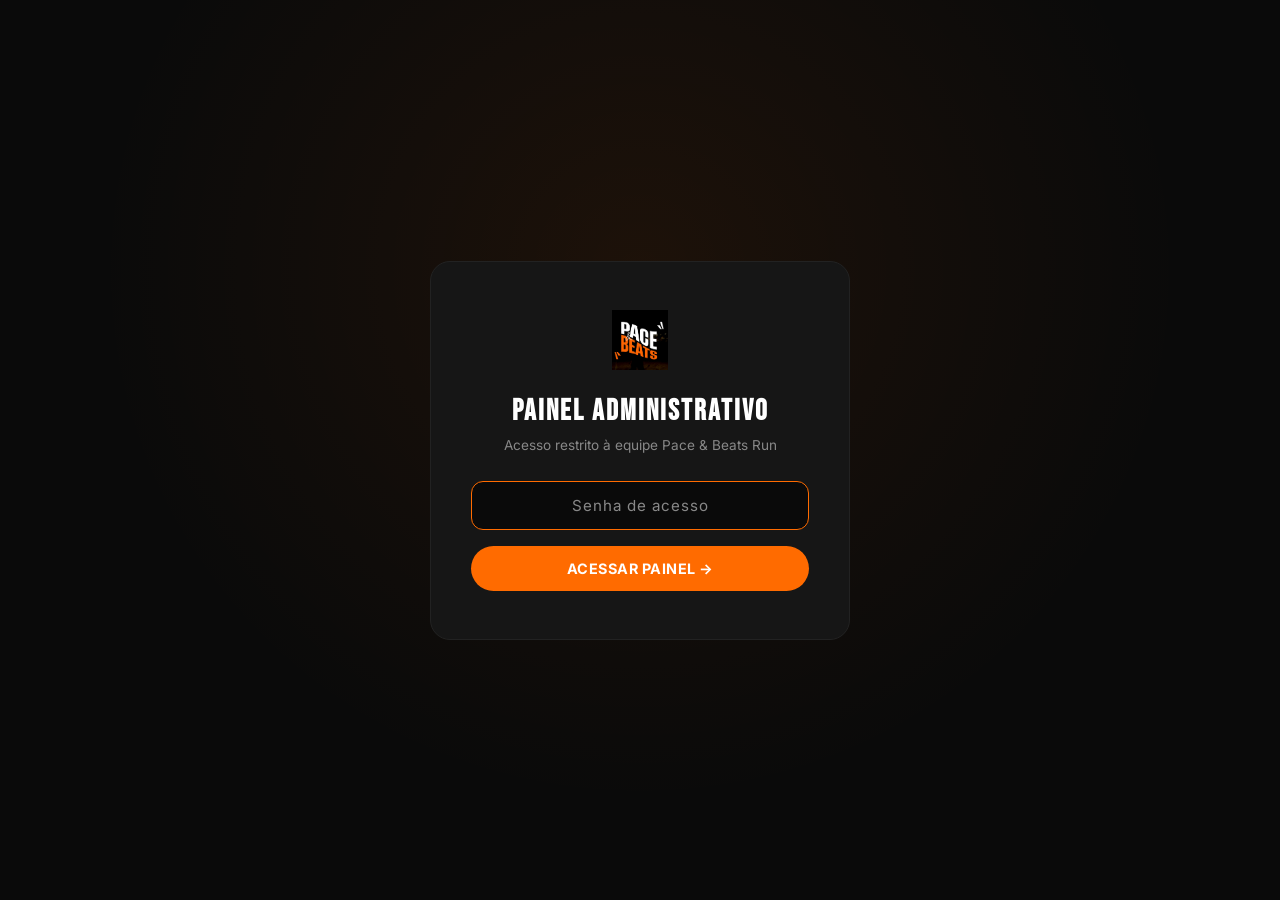
<file: admin.html>
<!DOCTYPE html>
<html lang="pt-BR">
<head>
  <meta charset="UTF-8">
  <meta name="viewport" content="width=device-width, initial-scale=1.0">
  <title>Pace & Beats Run — Painel Administrativo</title>
  <link rel="icon" href="logo.jpg.jpeg" type="image/jpeg">
  <link rel="preconnect" href="https://fonts.googleapis.com">
  <link rel="preconnect" href="https://fonts.gstatic.com" crossorigin>
  <link href="https://fonts.googleapis.com/css2?family=Bebas+Neue&family=Inter:wght@300;400;500;600;700;800;900&display=swap" rel="stylesheet">
  <style>
    *, *::before, *::after { margin: 0; padding: 0; box-sizing: border-box; }

    :root {
      --black: #0a0a0a;
      --black-light: #111111;
      --black-card: #161616;
      --black-border: #222222;
      --orange: #FF6B00;
      --orange-light: #FF8C33;
      --orange-glow: rgba(255, 107, 0, 0.25);
      --white: #FFFFFF;
      --white-muted: #B0B0B0;
      --white-dim: #888888;
      --green: #22c55e;
      --red: #ef4444;
    }

    body {
      font-family: 'Inter', sans-serif;
      background: var(--black);
      color: var(--white);
      min-height: 100vh;
      -webkit-font-smoothing: antialiased;
    }

    /* ── Login Gate ── */
    .login-gate {
      display: flex;
      align-items: center;
      justify-content: center;
      min-height: 100vh;
      background: 
        radial-gradient(ellipse at 50% 30%, rgba(255, 107, 0, 0.08) 0%, transparent 60%),
        var(--black);
    }

    .login-box {
      background: var(--black-card);
      border: 1px solid var(--black-border);
      border-radius: 20px;
      padding: 48px 40px;
      width: 100%;
      max-width: 420px;
      text-align: center;
    }

    .login-box img {
      height: 60px;
      margin: 0 auto 24px;
      display: block;
    }

    .login-box h2 {
      font-family: 'Bebas Neue', sans-serif;
      font-size: 1.8rem;
      letter-spacing: 2px;
      margin-bottom: 8px;
    }

    .login-box p {
      color: var(--white-dim);
      font-size: 0.85rem;
      margin-bottom: 28px;
    }

    .login-input {
      width: 100%;
      padding: 14px 20px;
      border-radius: 12px;
      border: 1px solid var(--black-border);
      background: var(--black);
      color: var(--white);
      font-family: 'Inter', sans-serif;
      font-size: 0.95rem;
      outline: none;
      transition: border-color 0.3s;
      margin-bottom: 16px;
      text-align: center;
      letter-spacing: 4px;
    }
    .login-input:focus {
      border-color: var(--orange);
    }
    .login-input::placeholder {
      letter-spacing: 1px;
      color: var(--white-dim);
    }

    .login-btn {
      width: 100%;
      padding: 14px;
      border-radius: 50px;
      border: none;
      background: var(--orange);
      color: var(--white);
      font-family: 'Inter', sans-serif;
      font-weight: 700;
      font-size: 0.9rem;
      letter-spacing: 0.5px;
      text-transform: uppercase;
      cursor: pointer;
      transition: all 0.3s;
    }
    .login-btn:hover {
      background: var(--orange-light);
      transform: translateY(-2px);
      box-shadow: 0 8px 30px var(--orange-glow);
    }

    .login-error {
      color: var(--red);
      font-size: 0.8rem;
      margin-top: 12px;
      display: none;
    }

    /* ── Dashboard ── */
    .dashboard {
      display: none;
      min-height: 100vh;
    }

    .dash-header {
      background: var(--black-card);
      border-bottom: 1px solid var(--black-border);
      padding: 16px 32px;
      display: flex;
      align-items: center;
      justify-content: space-between;
      position: sticky;
      top: 0;
      z-index: 100;
    }

    .dash-header-left {
      display: flex;
      align-items: center;
      gap: 16px;
    }

    .dash-header img {
      height: 40px;
    }

    .dash-header h1 {
      font-family: 'Bebas Neue', sans-serif;
      font-size: 1.4rem;
      letter-spacing: 2px;
    }
    .dash-header h1 span {
      color: var(--orange);
    }

    .dash-header-right {
      display: flex;
      align-items: center;
      gap: 12px;
    }

    .dash-btn {
      padding: 10px 20px;
      border-radius: 50px;
      border: 1px solid var(--black-border);
      background: var(--black);
      color: var(--white-muted);
      font-family: 'Inter', sans-serif;
      font-size: 0.8rem;
      font-weight: 600;
      cursor: pointer;
      transition: all 0.3s;
      display: inline-flex;
      align-items: center;
      gap: 6px;
    }
    .dash-btn:hover {
      border-color: var(--orange);
      color: var(--orange);
    }
    .dash-btn.primary {
      background: var(--orange);
      border-color: var(--orange);
      color: var(--white);
    }
    .dash-btn.primary:hover {
      background: var(--orange-light);
    }
    .dash-btn.danger {
      color: var(--red);
    }
    .dash-btn.danger:hover {
      border-color: var(--red);
    }

    /* ── Stats Cards ── */
    .dash-stats {
      display: grid;
      grid-template-columns: repeat(auto-fit, minmax(200px, 1fr));
      gap: 16px;
      padding: 28px 32px;
    }

    .stat-card {
      background: var(--black-card);
      border: 1px solid var(--black-border);
      border-radius: 16px;
      padding: 24px;
      transition: all 0.3s;
    }
    .stat-card:hover {
      border-color: rgba(255, 107, 0, 0.3);
    }

    .stat-card .stat-label {
      font-size: 0.75rem;
      color: var(--white-dim);
      text-transform: uppercase;
      letter-spacing: 1px;
      font-weight: 600;
      margin-bottom: 8px;
    }

    .stat-card .stat-value {
      font-family: 'Bebas Neue', sans-serif;
      font-size: 2.5rem;
      color: var(--orange);
      letter-spacing: 2px;
      line-height: 1;
    }

    /* ── Search & Filters ── */
    .dash-toolbar {
      padding: 0 32px 20px;
      display: flex;
      gap: 12px;
      flex-wrap: wrap;
      align-items: center;
    }

    .search-input {
      flex: 1;
      min-width: 250px;
      padding: 12px 20px;
      border-radius: 12px;
      border: 1px solid var(--black-border);
      background: var(--black-card);
      color: var(--white);
      font-family: 'Inter', sans-serif;
      font-size: 0.9rem;
      outline: none;
      transition: border-color 0.3s;
    }
    .search-input:focus {
      border-color: var(--orange);
    }
    .search-input::placeholder {
      color: var(--white-dim);
    }

    .filter-select {
      padding: 12px 20px;
      border-radius: 12px;
      border: 1px solid var(--black-border);
      background: var(--black-card);
      color: var(--white);
      font-family: 'Inter', sans-serif;
      font-size: 0.85rem;
      outline: none;
      cursor: pointer;
    }
    .filter-select option {
      background: var(--black-card);
    }

    /* ── Table ── */
    .dash-table-wrap {
      padding: 0 32px 40px;
      overflow-x: auto;
    }

    .dash-table {
      width: 100%;
      border-collapse: separate;
      border-spacing: 0;
      background: var(--black-card);
      border-radius: 16px;
      overflow: hidden;
      border: 1px solid var(--black-border);
    }

    .dash-table thead th {
      background: var(--black-border);
      padding: 14px 20px;
      text-align: left;
      font-size: 0.75rem;
      font-weight: 700;
      text-transform: uppercase;
      letter-spacing: 1px;
      color: var(--white-muted);
      white-space: nowrap;
    }

    .dash-table tbody tr {
      border-bottom: 1px solid rgba(255, 255, 255, 0.04);
      transition: background 0.2s;
    }
    .dash-table tbody tr:hover {
      background: rgba(255, 107, 0, 0.04);
    }
    .dash-table tbody tr:last-child {
      border-bottom: none;
    }

    .dash-table td {
      padding: 14px 20px;
      font-size: 0.88rem;
      color: var(--white-muted);
      white-space: nowrap;
    }

    .dash-table .name-cell {
      color: var(--white);
      font-weight: 600;
    }

    .plan-badge {
      display: inline-block;
      padding: 4px 12px;
      border-radius: 50px;
      font-size: 0.7rem;
      font-weight: 700;
      letter-spacing: 0.5px;
    }
    .plan-badge.lote1 {
      background: rgba(34, 197, 94, 0.12);
      color: #22c55e;
    }
    .plan-badge.lote2 {
      background: rgba(255, 107, 0, 0.15);
      color: var(--orange);
    }
    .plan-badge.lote3 {
      background: rgba(168, 85, 247, 0.12);
      color: #a855f7;
    }
    .plan-badge.treino {
      background: rgba(59, 130, 246, 0.15);
      color: #3b82f6;
    }
    .plan-badge.drop {
      background: rgba(236, 72, 153, 0.15);
      color: #ec4899;
    }

    .action-btn {
      padding: 6px 14px;
      border-radius: 8px;
      border: 1px solid var(--black-border);
      background: transparent;
      color: var(--white-muted);
      font-size: 0.78rem;
      cursor: pointer;
      transition: all 0.2s;
      margin-right: 4px;
    }
    .action-btn:hover {
      border-color: var(--orange);
      color: var(--orange);
    }
    .action-btn.wpp {
      color: #25d366;
    }
    .action-btn.wpp:hover {
      border-color: #25d366;
      background: rgba(37, 211, 102, 0.08);
    }
    .action-btn.delete {
      color: var(--red);
    }
    .action-btn.delete:hover {
      border-color: var(--red);
      background: rgba(239, 68, 68, 0.08);
    }

    .empty-state {
      text-align: center;
      padding: 60px 20px;
      color: var(--white-dim);
    }
    .empty-state .icon {
      font-size: 3rem;
      margin-bottom: 16px;
    }
    .empty-state h3 {
      font-family: 'Bebas Neue', sans-serif;
      font-size: 1.5rem;
      letter-spacing: 1px;
      margin-bottom: 8px;
      color: var(--white-muted);
    }

    /* ── Responsivo ── */
    @media (max-width: 768px) {
      .dash-header {
        padding: 12px 16px;
        flex-wrap: wrap;
        gap: 12px;
      }
      .dash-stats {
        padding: 20px 16px;
        grid-template-columns: repeat(2, 1fr);
      }
      .dash-toolbar {
        padding: 0 16px 16px;
      }
      .dash-table-wrap {
        padding: 0 16px 32px;
      }
      .dash-header-right {
        flex-wrap: wrap;
      }
    }

    .back-link {
      color: var(--white-dim);
      font-size: 0.8rem;
      text-decoration: none;
      transition: color 0.3s;
    }
    .back-link:hover {
      color: var(--orange);
    }
  </style>
</head>
<body>

  <!-- ═══ LOGIN GATE ═══ -->
  <div class="login-gate" id="loginGate">
    <div class="login-box">
      <img src="logo.jpg.jpeg" alt="Pace & Beats Run">
      <h2>PAINEL ADMINISTRATIVO</h2>
      <p>Acesso restrito à equipe Pace & Beats Run</p>
      <input type="password" class="login-input" id="passwordInput" placeholder="Senha de acesso" autofocus>
      <button class="login-btn" onclick="tryLogin()">Acessar Painel →</button>
      <p class="login-error" id="loginError">❌ Senha incorreta. Tente novamente.</p>
    </div>
  </div>

  <!-- ═══ DASHBOARD ═══ -->
  <div class="dashboard" id="dashboard">

    <!-- Header -->
    <div class="dash-header">
      <div class="dash-header-left">
        <img src="logo.jpg.jpeg" alt="Logo">
        <h1>PAINEL <span>CRM</span></h1>
      </div>
      <div class="dash-header-right">
        <a href="index.html" class="back-link">← Voltar ao site</a>
        <button class="dash-btn" onclick="exportCSV()">📊 Exportar CSV</button>
        <button class="dash-btn" onclick="exportPDF()">📄 Exportar PDF</button>
        <button class="dash-btn danger" onclick="logout()">Sair</button>
      </div>
    </div>

    <!-- Stats -->
    <div class="dash-stats">
      <div class="stat-card">
        <div class="stat-label">Total de Leads</div>
        <div class="stat-value" id="statTotal">0</div>
      </div>
      <div class="stat-card">
        <div class="stat-label">Cria da Base</div>
        <div class="stat-value" id="statLote1">0</div>
      </div>
      <div class="stat-card">
        <div class="stat-label">Cria Pro</div>
        <div class="stat-value" id="statLote2">0</div>
      </div>
      <div class="stat-card">
        <div class="stat-label">Cria Lendário</div>
        <div class="stat-value" id="statLote3">0</div>
      </div>
      <div class="stat-card" style="border-color: rgba(255, 42, 133, 0.3);">
        <div class="stat-label" style="color: #ff7ebb;">🌸 Outubro Rosa</div>
        <div class="stat-value" id="statOutubroRosa" style="color: #ff2a85;">0</div>
      </div>
    </div>

    <!-- Toolbar -->
    <div class="dash-toolbar" style="display: flex; gap: 12px; flex-wrap: wrap;">
      <input type="text" class="search-input" id="searchInput" placeholder="🔍 Buscar por nome, telefone ou email..." oninput="renderTable()" style="flex: 1; min-width: 240px;">
      <select class="filter-select" id="filterPlan" onchange="renderTable()">
        <option value="all">Todos os contatos</option>
        <option value="Squad">Apenas Squads</option>
        <option value="Treino">Apenas Treinos</option>
        <option value="Drop">Apenas Drops (Camisa)</option>
        <option value="Outubro Rosa">🌸 Apenas Outubro Rosa (Mastofit × Sunna)</option>
        <option value="Cria da Base">Squad: Cria da Base</option>
        <option value="Cria Pro">Squad: Cria Pro</option>
        <option value="Cria Lendário">Squad: Cria Lendário</option>
      </select>
      <select class="filter-select" id="filterStaff" onchange="renderTable()" style="background: var(--black-card); border: 1px solid var(--orange); color: var(--orange); font-weight: 700;">
        <option value="all">🏆 Todos os Vendedores (Staff)</option>
      </select>
      <button class="dash-btn primary" onclick="addManualLead()">+ Adicionar Lead</button>
    </div>

    <!-- Ranking de Vendas por Staff (Metas a cada 4 vendas) -->
    <div id="staffRankingBox" style="margin-bottom: 24px; background: var(--black-card); border: 1px solid var(--orange); border-radius: var(--radius); padding: 16px;">
      <div style="display: flex; justify-content: space-between; align-items: center; margin-bottom: 12px;">
        <h3 style="font-size: 1.1rem; color: var(--white); margin: 0; display: flex; align-items: center; gap: 8px;">
          🏆 Ranking de Vendas dos Staffs <span style="font-size: 0.75rem; color: var(--orange); background: rgba(255,107,0,0.15); padding: 2px 8px; border-radius: 4px;">Meta: A cada 4 vendas = 🎁 Prêmio</span>
        </h3>
      </div>
      <div id="staffRankingGrid" style="display: grid; grid-template-columns: repeat(auto-fill, minmax(220px, 1fr)); gap: 12px;">
        <div style="color: var(--white-dim); font-size: 0.85rem;">Carregando ranking da equipe...</div>
      </div>
    </div>

    <!-- Table -->
    <div class="dash-table-wrap">
      <table class="dash-table">
        <thead>
          <tr>
            <th>#</th>
            <th>Nome</th>
            <th>Telefone</th>
            <th>Email</th>
            <th>Tipo</th>
            <th>Interesse / Plano</th>
            <th>Vendedor / Cupom</th>
            <th>Status</th>
            <th>Data</th>
            <th>Ações</th>
          </tr>
        </thead>
        <tbody id="leadsTableBody">
        </tbody>
      </table>
    </div>

  </div>

  <script>
    // ══════════════════════════════════════════════
    //  CONFIGURAÇÃO — MUDE A SENHA AQUI
    // ══════════════════════════════════════════════
    const ADMIN_PASSWORD = 'pacebeats2026';

    // ── Storage Key ──
    const STORAGE_KEY = 'pacebeats_leads';

    // ── Login ──
    function tryLogin() {
      const pwd = document.getElementById('passwordInput').value;
      if (pwd === ADMIN_PASSWORD) {
        document.getElementById('loginGate').style.display = 'none';
        document.getElementById('dashboard').style.display = 'block';
        sessionStorage.setItem('pb_auth', '1');
        renderTable();
        updateStats();
      } else {
        document.getElementById('loginError').style.display = 'block';
        document.getElementById('passwordInput').value = '';
        document.getElementById('passwordInput').focus();
      }
    }

    // Enter key on password
    document.getElementById('passwordInput').addEventListener('keydown', (e) => {
      if (e.key === 'Enter') tryLogin();
    });

    // Check session
    if (sessionStorage.getItem('pb_auth') === '1') {
      document.getElementById('loginGate').style.display = 'none';
      document.getElementById('dashboard').style.display = 'block';
      renderTable();
      updateStats();
      syncCloudSheetData();
    }

    function logout() {
      sessionStorage.removeItem('pb_auth');
      location.reload();
    }

    // ── Sincronizar Vendas do Google Sheets Central no CRM ──
    async function syncCloudSheetData() {
      const SHEET_ID = '1jFj6T_COiI2pF2Jwpf0SYGQwr6cmmF6jdEu52K6sS_o';
      const url = `https://docs.google.com/spreadsheets/d/${SHEET_ID}/gviz/tq?tqx=out:json`;

      try {
        const response = await fetch(url);
        const text = await response.text();
        const jsonText = text.substring(47, text.length - 2);
        const json = JSON.parse(jsonText);
        
        const rows = json.table.rows;
        if (!rows || rows.length === 0) return;

        const localLeads = getLeads();
        const existingIds = new Set(localLeads.map(l => l.id || l.phone));

        let addedCount = 0;
        rows.forEach(r => {
          const c = r.c;
          if (!c || c.length < 5) return;
          const orderDate = c[0] ? c[0].v : '';
          const orderId = c[1] ? String(c[1].v) : '';
          const name = c[2] ? String(c[2].v) : '';
          const phone = c[3] ? String(c[3].v) : '';
          const email = c[4] ? String(c[4].v) : '';
          const size = c[5] ? String(c[5].v) : '';
          const coupon = c[6] ? String(c[6].v) : '';
          const total = c[7] ? String(c[7].v) : '';
          const status = c[8] ? String(c[8].v) : 'PENDENTE';

          if (orderId && !existingIds.has(orderId)) {
            existingIds.add(orderId);
            const isOutubroRosa = coupon.toUpperCase().includes('OUTUBRO_ROSA');

            if (isOutubroRosa) {
              localLeads.unshift({
                id: orderId,
                name: name || 'Participante Outubro Rosa',
                phone: phone || '-',
                email: email || '-',
                type: 'Outubro Rosa',
                title: `Sunna Movement Club (${size || 'Geral'})`,
                plan: `Sunna Movement Club • ${size || 'Geral'}`,
                subtotal: 0,
                discount: 0,
                total: total || '0.00',
                coupon: 'OUTUBRO_ROSA',
                size: size || '-',
                status: status || 'INSCRITO (TERMO ASSINADO)',
                date: orderDate || new Date().toLocaleDateString('pt-BR')
              });
            } else {
              localLeads.unshift({
                id: orderId,
                name: name || 'Cliente Manto',
                phone: phone || '-',
                email: email || '-',
                type: 'Drop',
                title: `Manto Pace & Beats (Tam: ${size || 'M'})`,
                plan: `Drop Manto - Tam ${size || 'M'} [Cupom: ${coupon || 'PROMO'}]`,
                subtotal: 119.90,
                discount: 20.00,
                total: total || '99.90',
                coupon: coupon || 'PROMO',
                size: size || 'M',
                status: status,
                date: orderDate || new Date().toLocaleDateString('pt-BR')
              });
            }
            addedCount++;
          }
        });

        if (addedCount > 0) {
          saveLeads(localLeads);
          renderTable();
          updateStats();
        }
      } catch (err) {
        console.log('Sync Cloud Sheets no CRM:', err);
      }
    }

    // ── Leads CRUD ──
    function getLeads() {
      try {
        return JSON.parse(localStorage.getItem(STORAGE_KEY)) || [];
      } catch {
        return [];
      }
    }

    function saveLeads(leads) {
      localStorage.setItem(STORAGE_KEY, JSON.stringify(leads));
    }

    function deleteLead(index) {
      if (!confirm('Tem certeza que deseja remover este lead?')) return;
      const leads = getLeads();
      leads.splice(index, 1);
      saveLeads(leads);
      renderTable();
      updateStats();
    }

    function addManualLead() {
      const name = prompt('Nome completo:');
      if (!name) return;
      const phone = prompt('Telefone (com DDD):');
      if (!phone) return;
      const email = prompt('Email:') || '-';
      const type = prompt('Tipo (Squad / Treino / Drop / Outubro Rosa):') || 'Squad';
      const plan = prompt('Interesse / Plano:') || 'Cria da Base';

      const leads = getLeads();
      leads.push({
        name,
        phone,
        email,
        type,
        plan,
        date: new Date().toLocaleDateString('pt-BR'),
        time: new Date().toLocaleTimeString('pt-BR', { hour: '2-digit', minute: '2-digit' })
      });
      saveLeads(leads);
      renderTable();
      updateStats();
    }

    function extractStaffName(lead) {
      const coupon = (lead.coupon || lead.codigo_promocional || '').toUpperCase();
      if (coupon.includes('OUTUBRO_ROSA')) return '🌸 Outubro Rosa';
      if (!coupon || coupon === 'PROMO_PREVENDA' || coupon === 'COMBO_DUPLO') return 'Direta (Sem Cupom)';
      let name = coupon.replace('STAFF', '').trim();
      return name || coupon;
    }

    function updateStaffFilterOptions(leads) {
      const select = document.getElementById('filterStaff');
      if (!select) return;
      const currentVal = select.value;

      const staffMap = {};
      leads.forEach(l => {
        const staff = extractStaffName(l);
        staffMap[staff] = (staffMap[staff] || 0) + 1;
      });

      let optionsHtml = `<option value="all">🏆 Todos os Vendedores (Staff)</option>`;
      Object.keys(staffMap).sort().forEach(staff => {
        optionsHtml += `<option value="${staff}">${staff} (${staffMap[staff]} vendas)</option>`;
      });

      select.innerHTML = optionsHtml;
      if (currentVal && select.querySelector(`option[value="${currentVal}"]`)) {
        select.value = currentVal;
      }
    }

    function renderStaffRanking(leads) {
      const grid = document.getElementById('staffRankingGrid');
      if (!grid) return;

      const staffStats = {};
      leads.forEach(l => {
        const staff = extractStaffName(l);
        if (staff === '🌸 Outubro Rosa') return; // Evento especial Mastofit, não faz parte de comissão individual do drop
        if (!staffStats[staff]) {
          staffStats[staff] = { total: 0, pagos: 0 };
        }
        staffStats[staff].total += 1;
        const st = (l.status || '').toUpperCase();
        if (st.includes('PAGO') || st.includes('APROVADO')) {
          staffStats[staff].pagos += 1;
        }
      });

      const staffList = Object.keys(staffStats).map(name => ({
        name,
        total: staffStats[name].total,
        pagos: staffStats[name].pagos,
        goals: Math.floor(staffStats[name].pagos / 4)
      })).sort((a, b) => b.pagos - a.pagos);

      if (staffList.length === 0) {
        grid.innerHTML = `<div style="color: var(--white-dim); font-size: 0.85rem;">Nenhuma venda registrada ainda.</div>`;
        return;
      }

      grid.innerHTML = staffList.map(s => {
        const goalBadge = s.goals > 0 ? `<span style="color:#22c55e; font-weight:800; font-size:0.75rem; background:rgba(34,197,94,0.15); padding:2px 6px; border-radius:4px;">🎁 ${s.goals}x Meta Batinha!</span>` : `<span style="color:var(--white-dim); font-size:0.7rem;">Faltam ${4 - (s.pagos % 4)} para meta</span>`;

        return `
          <div style="background: rgba(255,255,255,0.03); border: 1px solid var(--black-border); border-radius: 8px; padding: 10px 14px;">
            <div style="display:flex; justify-content:space-between; align-items:center; margin-bottom:4px;">
              <span style="font-weight: 700; color: var(--white); font-size:0.9rem;">${s.name}</span>
              ${goalBadge}
            </div>
            <div style="font-size:0.8rem; color:var(--white-dim); display:flex; gap:12px;">
              <span>Total: <strong style="color:var(--white);">${s.total}</strong></span>
              <span>Pagos: <strong style="color:#22c55e;">${s.pagos}</strong></span>
            </div>
          </div>
        `;
      }).join('');
    }

    function updateStats() {
      const leads = getLeads();
      document.getElementById('statTotal').textContent = leads.length;
      document.getElementById('statLote1').textContent = leads.filter(l => (l.type === 'Squad' || !l.type) && l.plan.toLowerCase().includes('base')).length;
      document.getElementById('statLote2').textContent = leads.filter(l => (l.type === 'Squad' || !l.type) && l.plan.toLowerCase().includes('pro')).length;
      document.getElementById('statLote3').textContent = leads.filter(l => (l.type === 'Squad' || !l.type) && l.plan.toLowerCase().includes('lend')).length;
      const statRosa = document.getElementById('statOutubroRosa');
      if (statRosa) statRosa.textContent = leads.filter(l => l.type === 'Outubro Rosa').length;
      updateStaffFilterOptions(leads);
      renderStaffRanking(leads);
    }

    function renderTable() {
      const leads = getLeads();
      const search = document.getElementById('searchInput').value.toLowerCase();
      const filterPlan = document.getElementById('filterPlan').value;
      const filterStaff = document.getElementById('filterStaff').value;
      const tbody = document.getElementById('leadsTableBody');

      let filtered = leads.filter(l => {
        const matchSearch = !search ||
          l.name.toLowerCase().includes(search) ||
          l.phone.includes(search) ||
          l.email.toLowerCase().includes(search);
        
        let matchPlan = false;
        const leadType = l.type || 'Squad';
        if (filterPlan === 'all') {
          matchPlan = true;
        } else if (filterPlan === 'Squad' || filterPlan === 'Treino' || filterPlan === 'Drop' || filterPlan === 'Outubro Rosa') {
          matchPlan = (leadType === filterPlan);
        } else {
          matchPlan = l.plan && l.plan.toLowerCase().includes(filterPlan.toLowerCase());
        }

        let matchStaff = true;
        if (filterStaff !== 'all') {
          const staffName = extractStaffName(l);
          matchStaff = (staffName === filterStaff);
        }

        return matchSearch && matchPlan && matchStaff;
      });

      if (filtered.length === 0) {
        tbody.innerHTML = `
          <tr><td colspan="10">
            <div class="empty-state">
              <div class="icon">📋</div>
              <h3>Nenhum Lead Encontrado</h3>
              <p>Os leads de inscrição aparecerão aqui quando alguém se inscrever pelo site.</p>
            </div>
          </td></tr>`;
        return;
      }

      tbody.innerHTML = filtered.map((lead, i) => {
        const leadType = lead.type || 'Squad';
        const cleanPhone = lead.phone.replace(/\D/g, '');
        const wppPhone = cleanPhone.startsWith('55') ? cleanPhone : '55' + cleanPhone;

        let typeBadge = '';
        let planBadge = '';

        if (leadType === 'Squad') {
          typeBadge = `<span class="plan-badge lote2">Squad</span>`;
          const planClass = lead.plan.toLowerCase().includes('base') ? 'lote1' : lead.plan.toLowerCase().includes('pro') ? 'lote2' : 'lote3';
          planBadge = `<span class="plan-badge ${planClass}">${lead.plan}</span>`;
        } else if (leadType === 'Treino') {
          typeBadge = `<span class="plan-badge treino">Treino</span>`;
          planBadge = `<span style="font-weight: 500; font-size: 0.85rem; color: #3b82f6;">${lead.plan}</span>`;
        } else if (leadType === 'Drop') {
          typeBadge = `<span class="plan-badge drop">Drop</span>`;
          planBadge = `<span style="font-weight: 500; font-size: 0.85rem; color: #ec4899;">${lead.plan}</span>`;
        } else if (leadType === 'Outubro Rosa') {
          typeBadge = `<span class="plan-badge" style="background: rgba(255, 42, 133, 0.2); border: 1px solid rgba(255, 42, 133, 0.5); color: #ff7ebb; font-weight:700;">🌸 Outubro Rosa</span>`;
          planBadge = `<span style="font-weight: 600; font-size: 0.85rem; color: #ff7ebb;">${lead.plan}</span>`;
        }

        const staffName = extractStaffName(lead);
        const staffBadge = `<span style="color:var(--orange); font-weight:700; font-size:0.8rem; background:rgba(255,107,0,0.1); padding:2px 8px; border-radius:4px;">${staffName}</span>`;

        let statusBadge = '';
        const st = (lead.status || 'PENDENTE').toUpperCase();
        if (st.includes('INSCRITO') || st.includes('ASSINADO')) {
          statusBadge = `<span style="background: rgba(255, 42, 133, 0.2); border: 1px solid rgba(255, 42, 133, 0.5); color: #ff7ebb; padding: 4px 10px; border-radius: 50px; font-weight: 700; font-size: 0.75rem; text-transform: uppercase;">INSCRITO ✅</span>`;
        } else if (st.includes('PAGO') || st.includes('APROVADO')) {
          statusBadge = `<span style="background: rgba(34, 197, 94, 0.2); border: 1px solid rgba(34, 197, 94, 0.4); color: #22c55e; padding: 4px 10px; border-radius: 50px; font-weight: 700; font-size: 0.75rem; text-transform: uppercase;">PAGO ✅</span>`;
        } else if (st.includes('CANCEL') || st.includes('ABANDON') || st.includes('RECUSA')) {
          statusBadge = `<span style="background: rgba(239, 68, 68, 0.2); border: 1px solid rgba(239, 68, 68, 0.4); color: #ef4444; padding: 4px 10px; border-radius: 50px; font-weight: 700; font-size: 0.75rem; text-transform: uppercase;">ABANDONO ❌</span>`;
        } else {
          statusBadge = `<span style="background: rgba(234, 179, 8, 0.2); border: 1px solid rgba(234, 179, 8, 0.4); color: #eab308; padding: 4px 10px; border-radius: 50px; font-weight: 700; font-size: 0.75rem; text-transform: uppercase;">PENDENTE ⏳</span>`;
        }

        return `
          <tr>
            <td style="color: var(--white-dim);">${i + 1}</td>
            <td class="name-cell">${lead.name}</td>
            <td>${lead.phone}</td>
            <td>${lead.email}</td>
            <td>${typeBadge}</td>
            <td>${planBadge}</td>
            <td>${staffBadge}</td>
            <td>${statusBadge}</td>
            <td>${lead.date} ${lead.time || ''}</td>
            <td>
              <button class="action-btn wpp" onclick="openWpp('${wppPhone}', '${lead.name}')" title="WhatsApp">💬</button>
              <button class="action-btn delete" onclick="deleteLead(${leads.indexOf(lead)})" title="Remover">🗑️</button>
            </td>
          </tr>`;
      }).join('');
    }

    function openWpp(phone, name) {
      const msg = encodeURIComponent(`Olá ${name}! Tudo bem? Aqui é da equipe Pace & Beats Run 🏃🔥`);
      window.open(`https://wa.me/${phone}?text=${msg}`, '_blank');
    }

    function exportCSV() {
      const leads = getLeads();
      if (leads.length === 0) { alert('Nenhum lead para exportar.'); return; }

      const header = 'Nome,Telefone,Email,Tipo,Interesse/Plano,Data\n';
      const rows = leads.map(l =>
        `"${l.name}","${l.phone}","${l.email}","${l.type || 'Squad'}","${l.plan}","${l.date} ${l.time || ''}"`
      ).join('\n');

      const blob = new Blob(['\uFEFF' + header + rows], { type: 'text/csv;charset=utf-8;' });
      const url = URL.createObjectURL(blob);
      const a = document.createElement('a');
      a.href = url;
      a.download = `pace-beats-leads-${new Date().toISOString().slice(0, 10)}.csv`;
      a.click();
      URL.revokeObjectURL(url);
    }

    function exportPDF() {
      const leads = getLeads();
      if (leads.length === 0) { alert('Nenhum lead para exportar.'); return; }

      const printWin = window.open('', '_blank');
      printWin.document.write(`
        <html>
        <head>
          <title>Pace & Beats Run — Leads</title>
          <style>
            body { font-family: Arial, sans-serif; padding: 32px; color: #111; }
            h1 { font-size: 22px; margin-bottom: 4px; }
            p.sub { color: #666; font-size: 13px; margin-bottom: 24px; }
            table { width: 100%; border-collapse: collapse; font-size: 13px; }
            th { background: #FF6B00; color: white; padding: 10px 12px; text-align: left; font-size: 11px; text-transform: uppercase; letter-spacing: 1px; }
            td { padding: 10px 12px; border-bottom: 1px solid #eee; }
            tr:nth-child(even) { background: #f9f9f9; }
            .footer { margin-top: 32px; font-size: 11px; color: #999; text-align: center; }
          </style>
        </head>
        <body>
          <h1>🏃 Pace & Beats Run — Leads de Inscrição</h1>
          <p class="sub">Exportado em ${new Date().toLocaleDateString('pt-BR')} às ${new Date().toLocaleTimeString('pt-BR')} • Total: ${leads.length} leads</p>
          <table>
            <tr><th>#</th><th>Nome</th><th>Telefone</th><th>Email</th><th>Tipo</th><th>Interesse / Plano</th><th>Data</th></tr>
            ${leads.map((l, i) => `
              <tr>
                <td>${i + 1}</td>
                <td><strong>${l.name}</strong></td>
                <td>${l.phone}</td>
                <td>${l.email}</td>
                <td>${l.type || 'Squad'}</td>
                <td>${l.plan}</td>
                <td>${l.date} ${l.time || ''}</td>
              </tr>
            `).join('')}
          </table>
          <div class="footer">Pace & Beats Run — Sunna Beach Club, Pituaçu — Salvador, BA</div>
        </body>
        </html>
      `);
      printWin.document.close();
      setTimeout(() => { printWin.print(); }, 500);
    }

    updateStats();
  </script>

</body>
</html>
</file>
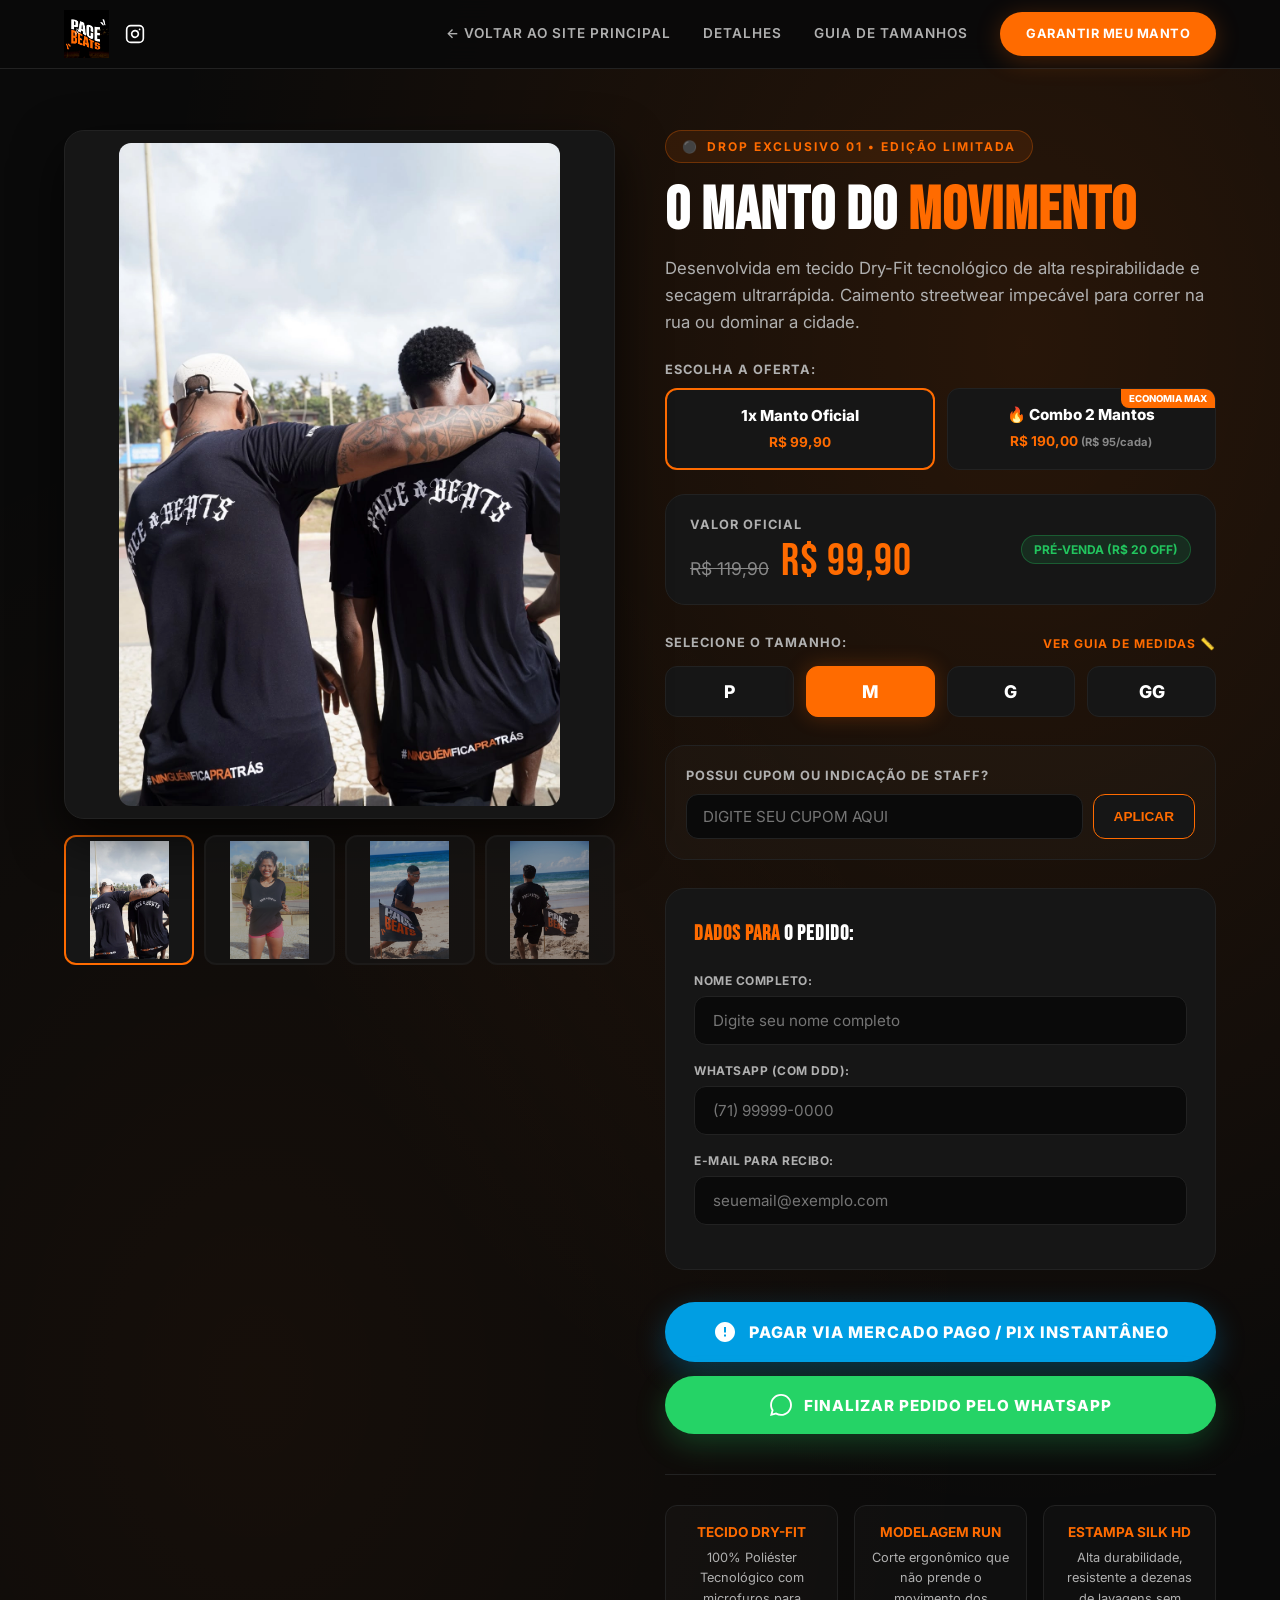
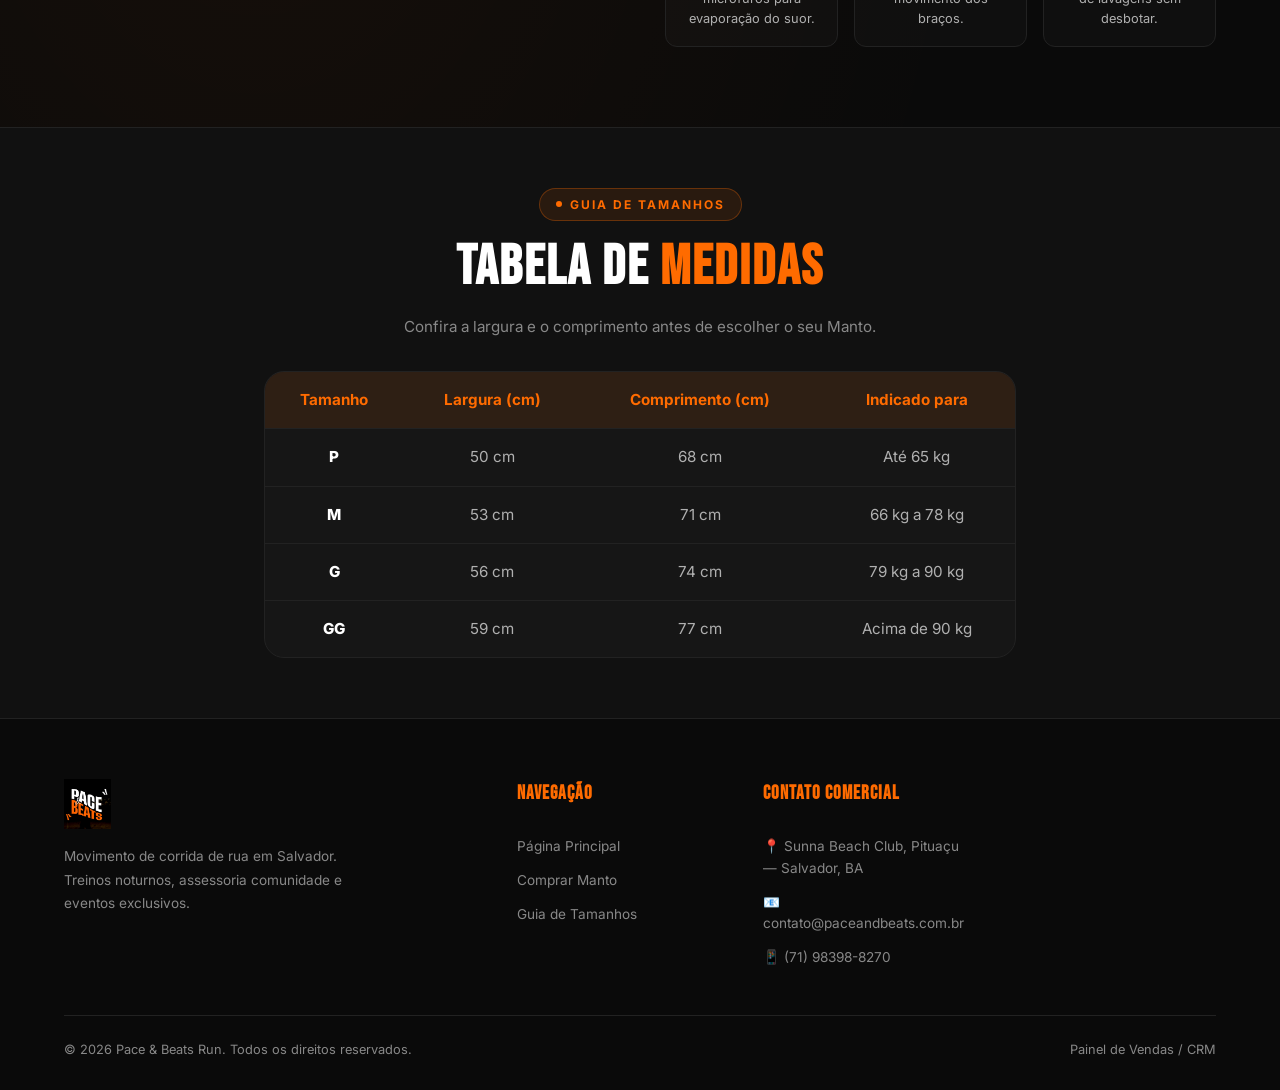
<file: manto.html>
<!DOCTYPE html>
<html lang="pt-BR">
<head>
  <meta charset="UTF-8">
  <meta name="viewport" content="width=device-width, initial-scale=1.0">
  <title>Manto do Movimento — Pace & Beats Run | Drop Oficial</title>
  <meta name="description" content="Garanta o Manto Oficial da Pace & Beats Run. Camiseta Dry-Fit tecnológica de alta respirabilidade, modelagem streetwear e edição limitada.">
  <link rel="icon" href="logo.jpg.jpeg" type="image/jpeg">
  <link rel="stylesheet" href="style.css">
  <link rel="stylesheet" href="mobile.css">
  <link rel="preconnect" href="https://fonts.googleapis.com">
  <link rel="preconnect" href="https://fonts.gstatic.com" crossorigin>
  <link href="https://fonts.googleapis.com/css2?family=Bebas+Neue&family=Inter:wght@300;400;500;600;700;800;900&family=Outfit:wght@300;400;500;600;700;800;900&display=swap" rel="stylesheet">
  
  <style>
    /* ── Drop Layout Specifics ── */
    .drop-hero {
      padding-top: 130px;
      padding-bottom: 80px;
      min-height: 100vh;
      background: 
        radial-gradient(ellipse at 80% 20%, rgba(255, 107, 0, 0.12) 0%, transparent 60%),
        radial-gradient(ellipse at 20% 80%, rgba(255, 107, 0, 0.05) 0%, transparent 50%),
        var(--black);
    }

    .drop-grid {
      display: grid;
      grid-template-columns: 1fr 1fr;
      gap: 50px;
      align-items: start;
    }

    /* Galeria do Produto */
    .product-gallery {
      position: sticky;
      top: 110px;
      display: flex;
      flex-direction: column;
      gap: 16px;
    }

    .main-image-container {
      width: 100%;
      aspect-ratio: 4/5;
      border-radius: var(--radius-lg);
      overflow: hidden;
      border: 1px solid var(--black-border);
      background: var(--black-card);
      position: relative;
      box-shadow: 0 20px 50px rgba(0,0,0,0.7);
      padding: 12px;
      display: flex;
      align-items: center;
      justify-content: center;
    }

    .main-image-container img {
      max-width: 100%;
      max-height: 100%;
      width: auto;
      height: auto;
      object-fit: contain;
      border-radius: var(--radius);
      transition: transform 0.5s ease;
    }

    .main-image-container:hover img {
      transform: scale(1.02);
    }

    .gallery-thumbs {
      display: grid;
      grid-template-columns: repeat(4, 1fr);
      gap: 10px;
    }

    .thumb-item {
      aspect-ratio: 1;
      border-radius: var(--radius);
      overflow: hidden;
      border: 2px solid var(--black-border);
      cursor: pointer;
      opacity: 0.65;
      transition: var(--transition);
      background: var(--black-card);
      padding: 4px;
      display: flex;
      align-items: center;
      justify-content: center;
    }

    .thumb-item.active, .thumb-item:hover {
      opacity: 1;
      border-color: var(--orange);
    }

    .thumb-item img {
      max-width: 100%;
      max-height: 100%;
      object-fit: contain;
    }

    /* Detalhes do Produto */
    .product-details {
      display: flex;
      flex-direction: column;
    }

    .product-tag {
      display: inline-flex;
      align-items: center;
      gap: 8px;
      background: rgba(255, 107, 0, 0.1);
      border: 1px solid rgba(255, 107, 0, 0.3);
      color: var(--orange);
      padding: 6px 16px;
      border-radius: 50px;
      font-size: 0.75rem;
      font-weight: 700;
      letter-spacing: 2px;
      text-transform: uppercase;
      margin-bottom: 16px;
      width: fit-content;
    }

    .product-title {
      font-family: var(--font-display);
      font-size: clamp(2.5rem, 5vw, 3.8rem);
      line-height: 1.05;
      text-transform: uppercase;
      margin-bottom: 12px;
      letter-spacing: 1px;
    }

    .product-subtitle {
      font-size: 1.05rem;
      color: var(--white-muted);
      line-height: 1.6;
      margin-bottom: 24px;
    }

    /* Caixa de Preço */
    .price-box {
      background: var(--black-card);
      border: 1px solid var(--black-border);
      border-radius: var(--radius-lg);
      padding: 20px 24px;
      margin-bottom: 28px;
      display: flex;
      align-items: center;
      justify-content: space-between;
      flex-wrap: wrap;
      gap: 16px;
    }

    .price-values {
      display: flex;
      align-items: baseline;
      gap: 12px;
    }

    .original-price {
      font-size: 1.1rem;
      color: var(--white-dim);
      text-decoration: line-through;
    }

    .current-price {
      font-family: var(--font-display);
      font-size: 2.8rem;
      color: var(--orange);
      letter-spacing: 1px;
      line-height: 1;
    }

    .discount-badge {
      background: #22c55e20;
      border: 1px solid #22c55e50;
      color: #22c55e;
      padding: 4px 12px;
      border-radius: 50px;
      font-size: 0.75rem;
      font-weight: 700;
      text-transform: uppercase;
    }

    /* Seletor de Tamanhos */
    .section-label {
      font-size: 0.8rem;
      font-weight: 700;
      text-transform: uppercase;
      letter-spacing: 1px;
      color: var(--white-muted);
      margin-bottom: 12px;
      display: flex;
      justify-content: space-between;
      align-items: center;
    }

    .size-grid {
      display: grid;
      grid-template-columns: repeat(4, 1fr);
      gap: 12px;
      margin-bottom: 28px;
    }

    .size-btn {
      background: var(--black-card);
      border: 1px solid var(--black-border);
      color: var(--white);
      padding: 14px;
      border-radius: var(--radius);
      font-family: var(--font-body);
      font-weight: 800;
      font-size: 1.1rem;
      cursor: pointer;
      transition: var(--transition);
      text-align: center;
    }

    .size-btn:hover {
      border-color: var(--orange);
      color: var(--orange);
    }

    .size-btn.active {
      background: var(--orange);
      border-color: var(--orange);
      color: var(--white);
      box-shadow: 0 0 20px var(--orange-glow);
    }

    /* Caixa do Cupom de Desconto / Staff */
    .coupon-card {
      background: rgba(255, 255, 255, 0.02);
      border: 1px solid var(--black-border);
      border-radius: var(--radius-lg);
      padding: 20px;
      margin-bottom: 28px;
    }

    .coupon-input-group {
      display: flex;
      gap: 10px;
    }

    .coupon-input {
      flex: 1;
      background: var(--black);
      border: 1px solid var(--black-border);
      color: var(--white);
      padding: 12px 16px;
      border-radius: var(--radius);
      font-family: var(--font-body);
      font-size: 0.95rem;
      text-transform: uppercase;
      outline: none;
      transition: var(--transition);
    }

    .coupon-input:focus {
      border-color: var(--orange);
    }

    .apply-coupon-btn {
      background: var(--black-card);
      border: 1px solid var(--orange);
      color: var(--orange);
      padding: 12px 20px;
      border-radius: var(--radius);
      font-weight: 700;
      font-size: 0.85rem;
      cursor: pointer;
      transition: var(--transition);
      text-transform: uppercase;
    }

    .apply-coupon-btn:hover {
      background: var(--orange);
      color: var(--white);
    }

    .coupon-feedback {
      margin-top: 10px;
      font-size: 0.8rem;
      display: none;
      font-weight: 600;
    }

    .coupon-feedback.success {
      color: #22c55e;
      display: block;
    }

    .coupon-feedback.error {
      color: #ef4444;
      display: block;
    }

    /* Formulário do Comprador */
    .checkout-form-box {
      background: var(--black-card);
      border: 1px solid var(--black-border);
      border-radius: var(--radius-lg);
      padding: 28px;
      margin-bottom: 32px;
    }

    .form-group {
      margin-bottom: 16px;
    }

    .form-group label {
      display: block;
      font-size: 0.75rem;
      font-weight: 700;
      text-transform: uppercase;
      color: var(--white-muted);
      margin-bottom: 6px;
      letter-spacing: 0.5px;
    }

    .form-input {
      width: 100%;
      background: var(--black);
      border: 1px solid var(--black-border);
      color: var(--white);
      padding: 14px 18px;
      border-radius: var(--radius);
      font-family: var(--font-body);
      font-size: 0.95rem;
      outline: none;
      transition: var(--transition);
    }

    .form-input:focus {
      border-color: var(--orange);
    }

    /* Botões de Ação de Pagamento */
    .payment-buttons {
      display: flex;
      flex-direction: column;
      gap: 14px;
    }

    .btn-mercadopago {
      background: #009EE3;
      color: #FFFFFF;
      border: none;
      padding: 18px 24px;
      border-radius: 50px;
      font-family: var(--font-body);
      font-weight: 800;
      font-size: 1rem;
      text-transform: uppercase;
      letter-spacing: 1px;
      cursor: pointer;
      display: flex;
      align-items: center;
      justify-content: center;
      gap: 12px;
      transition: var(--transition);
      box-shadow: 0 10px 30px rgba(0, 158, 227, 0.3);
    }

    .btn-mercadopago:hover {
      background: #0087C3;
      transform: translateY(-2px);
      box-shadow: 0 15px 35px rgba(0, 158, 227, 0.4);
    }

    .btn-whatsapp-direct {
      background: #25D366;
      color: #FFFFFF;
      border: none;
      padding: 18px 24px;
      border-radius: 50px;
      font-family: var(--font-body);
      font-weight: 800;
      font-size: 0.95rem;
      text-transform: uppercase;
      letter-spacing: 1px;
      cursor: pointer;
      display: flex;
      align-items: center;
      justify-content: center;
      gap: 12px;
      transition: var(--transition);
      text-decoration: none;
      box-shadow: 0 10px 30px rgba(37, 211, 102, 0.25);
    }

    .btn-whatsapp-direct:hover {
      background: #20ba5a;
      transform: translateY(-2px);
    }

    /* Especificações Técnicas da Peça */
    .specs-grid {
      display: grid;
      grid-template-columns: repeat(3, 1fr);
      gap: 16px;
      margin-top: 40px;
      padding-top: 30px;
      border-top: 1px solid var(--black-border);
    }

    .spec-card {
      background: rgba(255, 255, 255, 0.02);
      border: 1px solid var(--black-border);
      border-radius: var(--radius);
      padding: 16px;
      text-align: center;
    }

    .spec-card h4 {
      color: var(--orange);
      font-size: 0.85rem;
      text-transform: uppercase;
      margin-bottom: 4px;
    }

    .spec-card p {
      color: var(--white-muted);
      font-size: 0.8rem;
      margin: 0;
    }

    /* Modal de Recibo / Confirmação de Pedido */
    .order-modal {
      display: none;
      position: fixed;
      inset: 0;
      background: rgba(0,0,0,0.9);
      z-index: 99999;
      align-items: center;
      justify-content: center;
      padding: 20px;
    }

    .receipt-card {
      background: var(--black-card);
      border: 1px solid var(--black-border);
      border-radius: var(--radius-lg);
      padding: 40px 32px;
      width: 100%;
      max-width: 500px;
      position: relative;
    }

    /* Tabela Responsiva Mobile */
    .table-responsive {
      width: 100%;
      overflow-x: auto;
      -webkit-overflow-scrolling: touch;
    }

    @media (max-width: 900px) {
      .drop-grid {
        grid-template-columns: 1fr;
        gap: 32px;
      }
      .product-gallery {
        position: relative;
        top: 0;
      }
      .specs-grid {
        grid-template-columns: 1fr;
      }
      .table-responsive table {
        min-width: 540px;
        font-size: 0.85rem !important;
      }
      .table-responsive th, .table-responsive td {
        padding: 12px 8px !important;
      }
    }
  </style>
</head>
<body>

  <!-- ═══════════ NAVBAR ═══════════ -->
  <nav class="navbar scrolled" id="navbar">
    <div class="container navbar-container">
      <div class="navbar-brand" style="display: flex; align-items: center; gap: 16px;">
        <a href="index.html" class="navbar-logo" style="display: flex; align-items: center;">
          <img src="logo.jpg.jpeg" alt="Pace & Beats Run" style="height: 48px; object-fit: contain;">
        </a>
        <a href="https://www.instagram.com/pacebeats.run?igsh=MXY2ZHl0bzJ6aHdwbw==" target="_blank" style="color: var(--white); display: flex; align-items: center; transition: color 0.3s;" onmouseover="this.style.color='var(--orange)'" onmouseout="this.style.color='var(--white)'">
          <svg width="20" height="20" viewBox="0 0 24 24" fill="none" stroke="currentColor" stroke-width="2" stroke-linecap="round" stroke-linejoin="round"><rect x="2" y="2" width="20" height="20" rx="5" ry="5"></rect><path d="M16 11.37A4 4 0 1 1 12.63 8 4 4 0 0 1 16 11.37z"></path><line x1="17.5" y1="6.5" x2="17.51" y2="6.5"></line></svg>
        </a>
      </div>
      
      <div class="navbar-links" style="margin-left: auto; margin-right: 32px;">
        <a href="index.html#drops">← Voltar ao Site Principal</a>
        <a href="#detalhes">Detalhes</a>
        <a href="#tabela-medidas">Guia de Tamanhos</a>
      </div>

      <div class="navbar-cta">
        <a href="#checkout" class="btn btn-primary">Garantir Meu Manto</a>
      </div>
    </div>
  </nav>

  <!-- ═══════════ DROP HERO ═══════════ -->
  <section class="drop-hero">
    <div class="container">
      <div class="drop-grid">
        
        <!-- Galeria do Produto (Esquerda) -->
        <div class="product-gallery">
          <div class="main-image-container">
            <img id="mainProductImg" src="principal-manto-real.webp" alt="Manto Pace & Beats Dry-Fit">
          </div>
          <div class="gallery-thumbs">
            <div class="thumb-item active" onclick="setMainImage('principal-manto-real.webp', this)">
              <img src="principal-manto-real.webp" alt="Manto Frente">
            </div>
            <div class="thumb-item" onclick="setMainImage('menina-manto-principal.webp', this)">
              <img src="menina-manto-principal.webp" alt="Manto Feminino">
            </div>
            <div class="thumb-item" onclick="setMainImage('manto-naturebarr.webp', this)">
              <img src="manto-naturebarr.webp" alt="Manto Natureza">
            </div>
            <div class="thumb-item" onclick="setMainImage('manto-real-praia.webp', this)">
              <img src="manto-real-praia.webp" alt="Manto Praia">
            </div>
          </div>
        </div>

        <!-- Formulário de Compra & Detalhes (Direita) -->
        <div class="product-details" id="checkout">
          <div class="product-tag">
            <span>⚫</span> DROP EXCLUSIVO 01 • EDIÇÃO LIMITADA
          </div>

          <h1 class="product-title">
            O MANTO DO <span style="color: var(--orange);">MOVIMENTO</span>
          </h1>

          <p class="product-subtitle">
            Desenvolvida em tecido Dry-Fit tecnológico de alta respirabilidade e secagem ultrarrápida. Caimento streetwear impecável para correr na rua ou dominar a cidade.
          </p>

          <!-- Seletor de Oferta: Individual vs Combo 2 Camisas (Oculto na Fase 1) -->
          <div id="comboSelectorBox" style="margin-bottom: 24px; display: none;">
            <span class="section-label" style="margin-bottom: 8px;">Escolha a Oferta:</span>
            <div style="display: grid; grid-template-columns: 1fr 1fr; gap: 12px;">
              <div id="optionSingleCard" onclick="selectOffer('single')" style="background: var(--black-card); border: 2px solid var(--orange); border-radius: var(--radius); padding: 14px; cursor: pointer; text-align: center; transition: var(--transition);">
                <div style="font-weight: 800; font-size: 0.95rem; color: var(--white);">1x Manto Oficial</div>
                <div style="font-size: 0.85rem; color: var(--orange); font-weight: 700; margin-top: 4px;">R$ 99,90</div>
              </div>

              <div id="optionComboCard" onclick="selectOffer('combo')" style="background: var(--black-card); border: 1px solid var(--black-border); border-radius: var(--radius); padding: 14px; cursor: pointer; text-align: center; transition: var(--transition); position: relative; overflow: hidden;">
                <div style="position: absolute; top: 0; right: 0; background: var(--orange); color: #fff; font-size: 0.6rem; font-weight: 800; padding: 2px 8px; border-bottom-left-radius: 8px; text-transform: uppercase;">
                  ECONOMIA MAX
                </div>
                <div style="font-weight: 800; font-size: 0.95rem; color: var(--white);">🔥 Combo 2 Mantos</div>
                <div style="font-size: 0.85rem; color: var(--orange); font-weight: 700; margin-top: 4px;">R$ 190,00 <span style="font-size: 0.7rem; color: var(--white-dim);">(R$ 95/cada)</span></div>
              </div>
            </div>
          </div>

          <!-- Caixa de Preço -->
          <div class="price-box">
            <div>
              <span class="section-label" style="margin-bottom: 4px;">Valor Oficial</span>
              <div class="price-values">
                <span class="original-price" id="displaySubtotal">R$ 119,90</span>
                <span class="current-price" id="displayTotal">R$ 99,90</span>
              </div>
            </div>
            <span class="discount-badge" id="displayBadge">Pré-Venda (R$ 20 OFF)</span>
          </div>

          <!-- Seleção de Tamanho 1 -->
          <div id="size1Container">
            <div class="section-label">
              <span id="size1Label">Selecione o Tamanho:</span>
              <a href="#tabela-medidas" style="color: var(--orange); text-decoration: none; font-size: 0.75rem;">Ver Guia de Medidas 📏</a>
            </div>
            <div class="size-grid" id="sizeGrid1">
              <button type="button" class="size-btn" onclick="selectSize1('P', this)">P</button>
              <button type="button" class="size-btn active" onclick="selectSize1('M', this)">M</button>
              <button type="button" class="size-btn" onclick="selectSize1('G', this)">G</button>
              <button type="button" class="size-btn" onclick="selectSize1('GG', this)">GG</button>
            </div>
          </div>

          <!-- Seleção de Tamanho 2 (Para o Combo) -->
          <div id="size2Container" style="display: none; margin-top: -12px;">
            <div class="section-label">
              <span>Selecione o Tamanho da 2ª Camisa:</span>
            </div>
            <div class="size-grid" id="sizeGrid2">
              <button type="button" class="size-btn" onclick="selectSize2('P', this)">P</button>
              <button type="button" class="size-btn active" onclick="selectSize2('M', this)">M</button>
              <button type="button" class="size-btn" onclick="selectSize2('G', this)">G</button>
              <button type="button" class="size-btn" onclick="selectSize2('GG', this)">GG</button>
            </div>
          </div>

          <!-- Cupom de Desconto / Staff (Oculto na Fase 1) -->
          <div class="coupon-card" id="couponCardBox" style="display: none;">
            <div class="section-label" style="margin-bottom: 8px;">
              <span>Possui Cupom ou Indicação de Staff?</span>
            </div>
            <div class="coupon-input-group">
              <input type="text" id="couponInput" class="coupon-input" placeholder="Digite seu cupom aqui" autocomplete="off">
              <button type="button" class="apply-coupon-btn" onclick="applyCouponManual()">Aplicar</button>
            </div>
            <div class="coupon-feedback" id="couponFeedback"></div>
          </div>

          <!-- Dados do Cliente (Checkout Specs) -->
          <div class="checkout-form-box">
            <h3 style="font-family: var(--font-display); font-size: 1.3rem; letter-spacing: 1px; color: var(--orange); margin-bottom: 20px; text-transform: uppercase;">
              Dados para <span style="color: var(--white);">o Pedido:</span>
            </h3>

            <div class="form-group">
              <label for="clientName">Nome Completo:</label>
              <input type="text" id="clientName" class="form-input" placeholder="Digite seu nome completo">
            </div>

            <div class="form-group">
              <label for="clientPhone">WhatsApp (com DDD):</label>
              <input type="tel" id="clientPhone" class="form-input" placeholder="(71) 99999-0000">
            </div>

            <div class="form-group">
              <label for="clientEmail">E-mail para Recibo:</label>
              <input type="email" id="clientEmail" class="form-input" placeholder="seuemail@exemplo.com">
            </div>

            <p id="formError" style="color: #ef4444; font-size: 0.8rem; font-weight: 600; display: none; margin-top: 10px;">
              ⚠️ Preencha seu nome e WhatsApp para prosseguir com o pagamento.
            </p>
          </div>

          <!-- Botões de Ação de Pagamento -->
          <div class="payment-buttons">
            <button type="button" onclick="processMercadoPagoCheckout()" class="btn-mercadopago">
              <svg width="24" height="24" viewBox="0 0 24 24" fill="currentColor"><path d="M12 2C6.48 2 2 6.48 2 12s4.48 10 10 10 10-4.48 10-10S17.52 2 12 2zm1 14.5h-2v-2h2v2zm0-4h-2V7h2v5.5z"/></svg>
              Pagar via Mercado Pago / Pix Instantâneo
            </button>

            <button type="button" onclick="processWhatsAppCheckout()" class="btn-whatsapp-direct">
              <svg width="22" height="22" viewBox="0 0 24 24" fill="currentColor"><path d="M.057 24l1.687-6.163c-1.041-1.804-1.588-3.849-1.587-5.946.003-6.556 5.338-11.891 11.893-11.891 3.181.001 6.167 1.24 8.413 3.488 2.245 2.248 3.481 5.236 3.48 8.414-.003 6.557-5.338 11.892-11.893 11.892-1.99-.001-3.951-.5-5.688-1.448l-6.305 1.654zm6.597-3.807c1.676.995 3.276 1.591 5.392 1.592 5.448 0 9.886-4.434 9.889-9.885.002-5.462-4.415-9.89-9.881-9.892-5.452 0-9.887 4.434-9.889 9.884-.001 2.225.651 3.891 1.746 5.634l-.999 3.648 3.742-.981z"/></svg>
              Finalizar Pedido pelo WhatsApp
            </button>
          </div>

          <!-- Especificações Técnicas -->
          <div class="specs-grid" id="detalhes">
            <div class="spec-card">
              <h4>Tecido Dry-Fit</h4>
              <p>100% Poliéster Tecnológico com microfuros para evaporação do suor.</p>
            </div>
            <div class="spec-card">
              <h4>Modelagem Run</h4>
              <p>Corte ergonômico que não prende o movimento dos braços.</p>
            </div>
            <div class="spec-card">
              <h4>Estampa Silk HD</h4>
              <p>Alta durabilidade, resistente a dezenas de lavagens sem desbotar.</p>
            </div>
          </div>

        </div>

      </div>
    </div>
  </section>

  <!-- ═══════════ TABELA DE MEDIDAS ═══════════ -->
  <section style="padding: 60px 0; background: var(--black-light); border-top: 1px solid var(--black-border);" id="tabela-medidas">
    <div class="container" style="max-width: 800px;">
      <div style="text-align: center; margin-bottom: 32px;">
        <span class="section-tag">Guia de Tamanhos</span>
        <h2 class="section-title">TABELA DE <span>MEDIDAS</span></h2>
        <p style="color: var(--white-dim); font-size: 0.95rem;">Confira a largura e o comprimento antes de escolher o seu Manto.</p>
      </div>

      <div class="table-responsive" style="background: var(--black-card); border: 1px solid var(--black-border); border-radius: var(--radius-lg);">
        <table style="width: 100%; border-collapse: collapse; text-align: center; font-size: 0.95rem;">
          <thead>
            <tr style="background: rgba(255,107,0,0.1); color: var(--orange); border-bottom: 1px solid var(--black-border);">
              <th style="padding: 16px;">Tamanho</th>
              <th style="padding: 16px;">Largura (cm)</th>
              <th style="padding: 16px;">Comprimento (cm)</th>
              <th style="padding: 16px;">Indicado para</th>
            </tr>
          </thead>
          <tbody>
            <tr style="border-bottom: 1px solid var(--black-border); color: var(--white-muted);">
              <td style="padding: 16px; font-weight: 800; color: var(--white);">P</td>
              <td style="padding: 16px;">50 cm</td>
              <td style="padding: 16px;">68 cm</td>
              <td style="padding: 16px;">Até 65 kg</td>
            </tr>
            <tr style="border-bottom: 1px solid var(--black-border); color: var(--white-muted);">
              <td style="padding: 16px; font-weight: 800; color: var(--white);">M</td>
              <td style="padding: 16px;">53 cm</td>
              <td style="padding: 16px;">71 cm</td>
              <td style="padding: 16px;">66 kg a 78 kg</td>
            </tr>
            <tr style="border-bottom: 1px solid var(--black-border); color: var(--white-muted);">
              <td style="padding: 16px; font-weight: 800; color: var(--white);">G</td>
              <td style="padding: 16px;">56 cm</td>
              <td style="padding: 16px;">74 cm</td>
              <td style="padding: 16px;">79 kg a 90 kg</td>
            </tr>
            <tr style="color: var(--white-muted);">
              <td style="padding: 16px; font-weight: 800; color: var(--white);">GG</td>
              <td style="padding: 16px;">59 cm</td>
              <td style="padding: 16px;">77 cm</td>
              <td style="padding: 16px;">Acima de 90 kg</td>
            </tr>
          </tbody>
        </table>
      </div>
    </div>
  </section>

  <!-- ═══════════ FOOTER ═══════════ -->
  <footer class="footer">
    <div class="container">
      <div class="footer-grid">
        <div class="footer-brand">
          <img src="logo.jpg.jpeg" alt="Pace & Beats Run" style="height: 50px; margin-bottom: 16px; object-fit: contain;">
          <p>Movimento de corrida de rua em Salvador. Treinos noturnos, assessoria comunidade e eventos exclusivos.</p>
        </div>

        <div class="footer-col">
          <h4>Navegação</h4>
          <a href="index.html">Página Principal</a>
          <a href="#checkout">Comprar Manto</a>
          <a href="#tabela-medidas">Guia de Tamanhos</a>
        </div>

        <div class="footer-col">
          <h4>Contato Comercial</h4>
          <a href="#">📍 Sunna Beach Club, Pituaçu — Salvador, BA</a>
          <a href="#">📧 contato@paceandbeats.com.br</a>
          <a href="https://wa.me/5571983988270" target="_blank">📱 (71) 98398-8270</a>
        </div>
      </div>

      <div class="footer-bottom">
        <p>© 2026 Pace & Beats Run. Todos os direitos reservados.</p>
        <p><a href="admin.html" style="color: var(--white-dim); transition: color 0.3s;" onmouseover="this.style.color='var(--orange)'" onmouseout="this.style.color='var(--white-dim)'">Painel de Vendas / CRM</a></p>
      </div>
    </div>
  </footer>

  <!-- ═══════════ MODAL DE CONFIRMAÇÃO DO PEDIDO (ESPECIFICAÇÃO TÉCNICA) ═══════════ -->
  <div class="order-modal" id="orderModal">
    <div class="receipt-card">
      <button onclick="closeOrderModal()" style="position: absolute; top: 16px; right: 20px; background: none; border: none; color: #888; font-size: 1.5rem; cursor: pointer;">✕</button>

      <div style="text-align: center; margin-bottom: 24px;">
        <span style="display: inline-block; background: #22c55e20; border: 1px solid #22c55e50; color: #22c55e; padding: 6px 16px; border-radius: 50px; font-size: 0.75rem; font-weight: 700; letter-spacing: 1px; text-transform: uppercase; margin-bottom: 12px;">
          ✓ Pedido Registrado com Sucesso
        </span>
        <h3 style="font-family: var(--font-display); font-size: 1.8rem; letter-spacing: 1px; margin-bottom: 4px;">RECIBO DO <span style="color: var(--orange);">PEDIDO</span></h3>
        <p style="color: var(--white-dim); font-size: 0.82rem;">Guarde o ID do seu pedido abaixo para consulta</p>
      </div>

      <div id="receiptContent" style="background: rgba(0,0,0,0.5); border: 1px solid var(--black-border); border-radius: 16px; padding: 20px; margin-bottom: 24px; font-size: 0.9rem; line-height: 1.7;">
        <!-- Injetado via JS -->
      </div>

      <div style="display: flex; flex-direction: column; gap: 12px;">
        <a id="btnPayMercadoPagoModal" href="#" target="_blank" class="btn-mercadopago" style="text-decoration: none;">
          Pagar Agora via Mercado Pago (Pix/Cartão) 💳
        </a>
        <button type="button" onclick="closeOrderModal()" class="btn btn-outline" style="width: 100%;">
          Fechar Recibo
        </button>
      </div>
    </div>
  </div>

  <!-- ═══════════ JAVASCRIPT & REGRAS DE NEGÓCIO ═══════════ -->
  <script>
    // ══════════════════════════════════════════════
    // CONFIGURAÇÕES DO MANTO & CUPONS DOS STAFFS
    // ══════════════════════════════════════════════
    const PRODUCT_SPEC = {
      id: "MANTO-DRYFIT-01",
      name: "Manto do Movimento (Camiseta Dry-Fit)",
      priceSubtotal: 119.90, // valor_subtotal
      defaultPriceTotal: 99.90, // preco padrao de lançamento
    };

    // Cupons Válidos dos Staffs da Equipe Pace & Beats (R$ 20,00 OFF)
    const VALID_COUPONS = {
      "TOSTA20": { discount: 20.00, staffName: "Gustavo Tosta" },
      "TOSTA": { discount: 20.00, staffName: "Gustavo Tosta" },

      "PONDE20": { discount: 20.00, staffName: "Felipe Ponde" },
      "PONDE": { discount: 20.00, staffName: "Felipe Ponde" },

      "JOTA20": { discount: 20.00, staffName: "Jota" },
      "JOTA": { discount: 20.00, staffName: "Jota" },

      "REIS20": { discount: 20.00, staffName: "Gabriel Reis" },
      "REIS": { discount: 20.00, staffName: "Gabriel Reis" },

      "SOUZA20": { discount: 20.00, staffName: "Eduardo Souza" },
      "SOUZA": { discount: 20.00, staffName: "Eduardo Souza" },

      "LEITE20": { discount: 20.00, staffName: "Italo Leite" },
      "LEITE": { discount: 20.00, staffName: "Italo Leite" },

      "ANDERSON20": { discount: 20.00, staffName: "Anderson Araújo" },
      "ANDERSON": { discount: 20.00, staffName: "Anderson Araújo" },

      "PEDRO20": { discount: 20.00, staffName: "Pedro Medeiros" },
      "PEDRO": { discount: 20.00, staffName: "Pedro Medeiros" },

      "SILVA20": { discount: 20.00, staffName: "Gustavo Silva" },
      "SILVA": { discount: 20.00, staffName: "Gustavo Silva" },

      "LIMA20": { discount: 20.00, staffName: "Vitor Lima" },
      "LIMA": { discount: 20.00, staffName: "Vitor Lima" },

      "ISAC20": { discount: 20.00, staffName: "Isac Oliveira" },
      "ISAC": { discount: 20.00, staffName: "Isac Oliveira" },

      "GLEIDSON20": { discount: 20.00, staffName: "Gleidson Oliveira" },
      "GLEIDSON": { discount: 20.00, staffName: "Gleidson Oliveira" },

      "ALAN20": { discount: 20.00, staffName: "Alan Araújo" },
      "ALAN": { discount: 20.00, staffName: "Alan Araújo" },

      "SANTOS20": { discount: 20.00, staffName: "Felipe Santos" },
      "SANTOS": { discount: 20.00, staffName: "Felipe Santos" },

      "LUIZ20": { discount: 20.00, staffName: "Luiz Mascarenhas" },
      "LUIZ": { discount: 20.00, staffName: "Luiz Mascarenhas" },

      "ENZO20": { discount: 20.00, staffName: "Enzo Felipe" },
      "ENZO": { discount: 20.00, staffName: "Enzo Felipe" },

      "DENISON20": { discount: 20.00, staffName: "Denison Sousa" },
      "DENISON": { discount: 20.00, staffName: "Denison Sousa" },

      "LOBO20": { discount: 20.00, staffName: "Wolgran Araujo" },
      "LOBO": { discount: 20.00, staffName: "Wolgran Araujo" },

      "RODRIGO20": { discount: 20.00, staffName: "Rodrigo de Oliveira" },
      "RODRIGO": { discount: 20.00, staffName: "Rodrigo de Oliveira" },

      "PACE10": { discount: 10.00, staffName: "Pace & Beats" },
      "CRIAVIP": { discount: 20.00, staffName: "Comunidade Cria" }
    };

    // FLAG DE LIBERAÇÃO DE OFERTAS:
    const ENABLE_COMBOS = true;
    const ENABLE_COUPONS = true; // Cupons dos Staffs Liberados!

    // Estado da Compra
    let selectedOffer = 'single'; // 'single' ou 'combo'
    let selectedSize1 = 'M';
    let selectedSize2 = 'M';
    let activeCoupon = null;
    let appliedDiscount = 0;

    // ── Alterar imagem principal na galeria ──
    function setMainImage(src, thumbElement) {
      document.getElementById('mainProductImg').src = src;
      document.querySelectorAll('.thumb-item').forEach(el => el.classList.remove('active'));
      if (thumbElement) thumbElement.classList.add('active');
    }

    // ── Selecionar Oferta (Single vs Combo) ──
    function selectOffer(type) {
      selectedOffer = type;
      const singleCard = document.getElementById('optionSingleCard');
      const comboCard = document.getElementById('optionComboCard');
      const size2Container = document.getElementById('size2Container');
      const size1Label = document.getElementById('size1Label');

      if (type === 'combo') {
        singleCard.style.borderColor = 'var(--black-border)';
        comboCard.style.borderColor = 'var(--orange)';
        size2Container.style.display = 'block';
        size1Label.innerText = 'Selecione o Tamanho da 1ª Camisa:';
      } else {
        singleCard.style.borderColor = 'var(--orange)';
        comboCard.style.borderColor = 'var(--black-border)';
        size2Container.style.display = 'none';
        size1Label.innerText = 'Selecione o Tamanho:';
      }
      updatePriceDisplay();
    }

    // ── Selecionar Tamanhos ──
    function selectSize1(size, btnElement) {
      selectedSize1 = size;
      document.querySelectorAll('#sizeGrid1 .size-btn').forEach(el => el.classList.remove('active'));
      if (btnElement) btnElement.classList.add('active');
    }

    function selectSize2(size, btnElement) {
      selectedSize2 = size;
      document.querySelectorAll('#sizeGrid2 .size-btn').forEach(el => el.classList.remove('active'));
      if (btnElement) btnElement.classList.add('active');
    }

    // ── Calcular e Atualizar Valores na Tela ──
    function updatePriceDisplay() {
      const comboBox = document.getElementById('comboSelectorBox');
      const couponBox = document.getElementById('couponCardBox');

      if (comboBox) comboBox.style.display = ENABLE_COMBOS ? 'block' : 'none';
      if (couponBox) couponBox.style.display = ENABLE_COUPONS ? 'block' : 'none';

      let subtotal = selectedOffer === 'combo' ? 239.80 : 119.90;
      let baseTotal = selectedOffer === 'combo' ? 190.00 : 99.90;
      // No combo, com cupom do staff fica R$ 160,00 fechado (R$ 80,00/cada)
      let extraDiscount = 0;
      if (activeCoupon) {
        extraDiscount = selectedOffer === 'combo' ? 30.00 : activeCoupon.discount;
      }
      let finalTotal = Math.max(0, baseTotal - extraDiscount);
      let totalDiscount = subtotal - finalTotal;

      document.getElementById('displaySubtotal').innerText = `R$ ${subtotal.toFixed(2).replace('.', ',')}`;
      document.getElementById('displayTotal').innerText = `R$ ${finalTotal.toFixed(2).replace('.', ',')}`;

      const badge = document.getElementById('displayBadge');
      if (selectedOffer === 'combo') {
        badge.innerText = activeCoupon ? `Combo com Indicação (R$ 160,00)` : `Combo Duplo (Economize R$ ${totalDiscount.toFixed(2).replace('.', ',')})`;
        badge.style.background = '#FF6B0020';
        badge.style.color = '#FF6B00';
      } else if (activeCoupon) {
        badge.innerText = `Indicação de ${activeCoupon.staffName} (-R$ ${totalDiscount.toFixed(2).replace('.', ',')})`;
        badge.style.background = '#22c55e20';
        badge.style.color = '#22c55e';
      } else {
        badge.innerText = `Pré-Venda (R$ 20 OFF)`;
        badge.style.background = '#22c55e20';
        badge.style.color = '#22c55e';
      }
    }

    // ── Aplicar Cupom Manualmente ou via URL (?ref=tosta) ──
    function applyCouponCode(codeStr) {
      if (!codeStr) return;
      const cleanCode = codeStr.trim().toUpperCase();
      const feedback = document.getElementById('couponFeedback');
      
      if (VALID_COUPONS[cleanCode]) {
        activeCoupon = {
          code: cleanCode,
          discount: VALID_COUPONS[cleanCode].discount,
          staffName: VALID_COUPONS[cleanCode].staffName
        };
        appliedDiscount = activeCoupon.discount;
        document.getElementById('couponInput').value = cleanCode;
        feedback.className = "coupon-feedback success";
        feedback.innerText = `✓ Cupom ${cleanCode} ativado! Indicação de ${activeCoupon.staffName} (R$ ${appliedDiscount.toFixed(2).replace('.', ',')} de desconto).`;
        updatePriceDisplay();
      } else {
        feedback.className = "coupon-feedback error";
        feedback.innerText = `❌ Cupom "${cleanCode}" inválido ou expirado. Usando desconto padrão da pré-venda.`;
      }
    }

    function applyCouponManual() {
      const val = document.getElementById('couponInput').value;
      applyCouponCode(val);
    }

    // ── Verificar parâmetros da URL ao carregar (?ref=tosta ou ?cupom=STAFFJOTA) ──
    window.addEventListener('DOMContentLoaded', () => {
      const urlParams = new URLSearchParams(window.location.search);
      const refParam = urlParams.get('ref') || urlParams.get('cupom') || urlParams.get('staff');

      if (refParam) {
        let possibleCode = refParam.toUpperCase();
        if (VALID_COUPONS[possibleCode]) {
          applyCouponCode(possibleCode);
        } else if (VALID_COUPONS[`STAFF${possibleCode}`]) {
          applyCouponCode(`STAFF${possibleCode}`);
        }
      }
      updatePriceDisplay();
    });

    // ══════════════════════════════════════════════
    // ARQUITETURA DO BANCO DE DADOS (PDF ESPECIFICAÇÃO)
    // ══════════════════════════════════════════════
    function generateOrderSpecData() {
      const name = document.getElementById('clientName').value.trim();
      const phone = document.getElementById('clientPhone').value.trim();
      const email = document.getElementById('clientEmail').value.trim();

      if (!name || !phone) {
        document.getElementById('formError').style.display = 'block';
        return null;
      }
      document.getElementById('formError').style.display = 'none';

      const orderId = `ORD-MANTO-${Date.now()}`;
      const subtotal = selectedOffer === 'combo' ? 239.80 : PRODUCT_SPEC.priceSubtotal;
      const baseTotal = selectedOffer === 'combo' ? 190.00 : 99.90;
      let extraDiscount = 0;
      if (activeCoupon) {
        extraDiscount = selectedOffer === 'combo' ? 30.00 : activeCoupon.discount;
      }
      const totalPaid = Math.max(0, baseTotal - extraDiscount);
      const totalDiscount = subtotal - totalPaid;
      const couponCode = activeCoupon ? activeCoupon.code : (selectedOffer === 'combo' ? "COMBO_DUPLO" : "PROMO_PREVENDA");

      const sizeVariation = selectedOffer === 'combo' 
        ? `Combo 2x [1ª: ${selectedSize1}, 2ª: ${selectedSize2}]`
        : selectedSize1;

      // Objeto congelado do Pedido (Tabela: pedidos)
      const orderRecord = {
        id: orderId,
        cliente_nome: name,
        cliente_telefone: phone,
        cliente_email: email || "Não informado",
        valor_subtotal: subtotal,
        valor_desconto: totalDiscount,
        valor_total_pago: totalPaid,
        codigo_promocional: couponCode,
        status_pagamento: "PENDENTE",
        criado_em: new Date().toISOString()
      };

      // Objeto congelado dos Itens do Pedido (Tabela: itens_pedido)
      const itemRecord = {
        id: `ITEM-${Date.now()}`,
        pedido_id: orderId,
        produto_id: PRODUCT_SPEC.id,
        quantidade: selectedOffer === 'combo' ? 2 : 1,
        tamanho_variacao: sizeVariation,
        preco_unitario_historico: subtotal
      };

      // Salvar no LocalStorage (CRM do Site `admin.html`)
      saveOrderToCRM(orderRecord, itemRecord);

      return { order: orderRecord, item: itemRecord };
    }

    function saveOrderToCRM(order, item) {
      try {
        const STORAGE_KEY = 'pacebeats_leads';
        const existingLeads = JSON.parse(localStorage.getItem(STORAGE_KEY)) || [];
        
        const newLead = {
          id: order.id,
          name: order.cliente_nome,
          phone: order.cliente_telefone,
          email: order.cliente_email,
          type: "Drop",
          title: `Manto Pace & Beats (Tamanho: ${item.tamanho_variacao})`,
          plan: `Drop Manto - Tam ${item.tamanho_variacao} [Cupom: ${order.codigo_promocional}]`,
          subtotal: order.valor_subtotal,
          discount: order.valor_desconto,
          total: order.valor_total_pago,
          coupon: order.codigo_promocional,
          size: item.tamanho_variacao,
          status: order.status_pagamento,
          date: order.criado_em
        };

        existingLeads.unshift(newLead);
        localStorage.setItem(STORAGE_KEY, JSON.stringify(existingLeads));

        // Enviar também para o Webhook do Google Sheets do Tosta
        sendOrderToGoogleSheets(order, item);
      } catch(e) {
        console.error("Erro ao registrar pedido no CRM local:", e);
      }
    }

    function sendOrderToGoogleSheets(order, item) {
      const GOOGLE_SHEET_WEBHOOK_URL = 'https://script.google.com/macros/s/AKfycbxKI2hrblKnmru8Jri4Ehwd0ps-081YBYMyshSvriE2-JZagvDh-tutRkJ09Qqfpu3I/exec';

      const payload = {
        id: order.id,
        nome: order.cliente_nome,
        telefone: order.cliente_telefone,
        email: order.cliente_email,
        tamanho: item.tamanho_variacao,
        cupom: order.codigo_promocional,
        valor_pago: order.valor_total_pago,
        status: order.status_pagamento,
        data: new Date(order.criado_em).toLocaleString('pt-BR')
      };

      try {
        fetch(GOOGLE_SHEET_WEBHOOK_URL, {
          method: 'POST',
          mode: 'no-cors',
          headers: { 'Content-Type': 'application/json' },
          body: JSON.stringify(payload)
        }).catch(err => console.log('Sheets sync:', err));
      } catch(e) {}
    }

    // ══════════════════════════════════════════════
    // PROCESSAMENTO DO CHECKOUT (MERCADO PAGO OU WHATSAPP)
    // ══════════════════════════════════════════════

    // Fluxo 1: Mercado Pago (Pix/Cartão)
    function processMercadoPagoCheckout() {
      const data = generateOrderSpecData();
      if (!data) return;

      const { order, item } = data;

      // Link de Pagamento Oficial do Mercado Pago da Pace & Beats
      let mercadopagoUrl = `https://mpago.la/1U5fJQF`; // Padrão 1x Manto (R$ 99,90)
      if (selectedOffer === 'combo') {
        mercadopagoUrl = activeCoupon ? `https://mpago.la/1MJzvCp` : `https://mpago.la/2bQjh4w`; // Combo com cupom R$ 159,80 vs Combo normal R$ 190,00
      } else if (activeCoupon) {
        mercadopagoUrl = `https://mpago.la/2vVrNZh`; // 1x Manto com Cupom (R$ 79,90)
      }

        const couponDisplay = activeCoupon ? `${order.codigo_promocional} (Vendedor: ${activeCoupon.staffName})` : order.codigo_promocional;

        const html = `
          <p>🆔 <strong>ID do Pedido:</strong> <span style="color:var(--orange);">${order.id}</span></p>
          <p>👤 <strong>Cliente:</strong> ${order.cliente_nome}</p>
          <p>📱 <strong>WhatsApp:</strong> ${order.cliente_telefone}</p>
          <p>👕 <strong>Produto:</strong> ${PRODUCT_SPEC.name}</p>
          <p>📏 <strong>Tamanho Escolhido:</strong> <strong style="color:var(--white); font-size:1.1rem; background:rgba(255,107,0,0.2); padding:2px 8px; border-radius:4px;">${item.tamanho_variacao}</strong></p>
          <p>🏷️ <strong>Cupom / Indicação:</strong> <strong style="color:var(--orange);">${couponDisplay}</strong></p>
          <hr style="border-color:var(--black-border); margin:12px 0;">
          <p>💵 <strong>Subtotal:</strong> R$ ${order.valor_subtotal.toFixed(2).replace('.', ',')}</p>
          <p>🎁 <strong>Desconto Aplicado:</strong> -R$ ${order.valor_desconto.toFixed(2).replace('.', ',')}</p>
          <p style="font-size:1.1rem;">🔥 <strong>Valor Total Final:</strong> <strong style="color:var(--orange); font-size:1.4rem;">R$ ${order.valor_total_pago.toFixed(2).replace('.', ',')}</strong></p>
          <p style="font-size:0.78rem; color:var(--white-dim); margin-top:8px;">Status no Banco: <span style="color:#eab308; font-weight:700;">AGUARDANDO PAGAMENTO (PENDENTE)</span></p>
        `;

      document.getElementById('receiptContent').innerHTML = html;
      document.getElementById('btnPayMercadoPagoModal').href = mercadopagoUrl;
      document.getElementById('orderModal').style.display = 'flex';
    }

    // Fluxo 2: Checkout Direto pelo WhatsApp Comercial
    function processWhatsAppCheckout() {
      const data = generateOrderSpecData();
      if (!data) return;

      const { order, item } = data;

      const messageText = `👕 *PACE & BEATS — Pedido do Manto Oficial*\n\n` +
        `Olá! Acabei de registrar meu pedido para a nova camisa Pace & Beats!\n\n` +
        `👤 *Nome:* ${order.cliente_nome}\n` +
        `📱 *WhatsApp:* ${order.cliente_telefone}\n` +
        `📧 *E-mail:* ${order.cliente_email}\n\n` +
        `📦 *Item:* 1x ${PRODUCT_SPEC.name}\n` +
        `📏 *Tamanho Escolhido:* ${item.tamanho_variacao}\n` +
        `🏷️ *Cupom / Staff:* ${order.codigo_promocional}\n\n` +
        `💵 *Subtotal:* R$ ${order.valor_subtotal.toFixed(2).replace('.', ',')}\n` +
        `🎁 *Desconto:* R$ ${order.valor_desconto.toFixed(2).replace('.', ',')}\n` +
        `🔥 *Valor Total a Pagar:* R$ ${order.valor_total_pago.toFixed(2).replace('.', ',')}\n\n` +
        `🆔 *ID do Pedido:* ${order.id}\n\n` +
        `Gostaria de receber o código PIX / Link do Mercado Pago para efetuar o pagamento! 🚀`;

      const encoded = encodeURIComponent(messageText);
      const targetPhone = "5571983988270"; // Comercial Pace Crew Vendas

      window.open(`https://wa.me/${targetPhone}?text=${encoded}`, '_blank');
    }

    function closeOrderModal() {
      document.getElementById('orderModal').style.display = 'none';
    }
  </script>
</body>
</html>
</file>
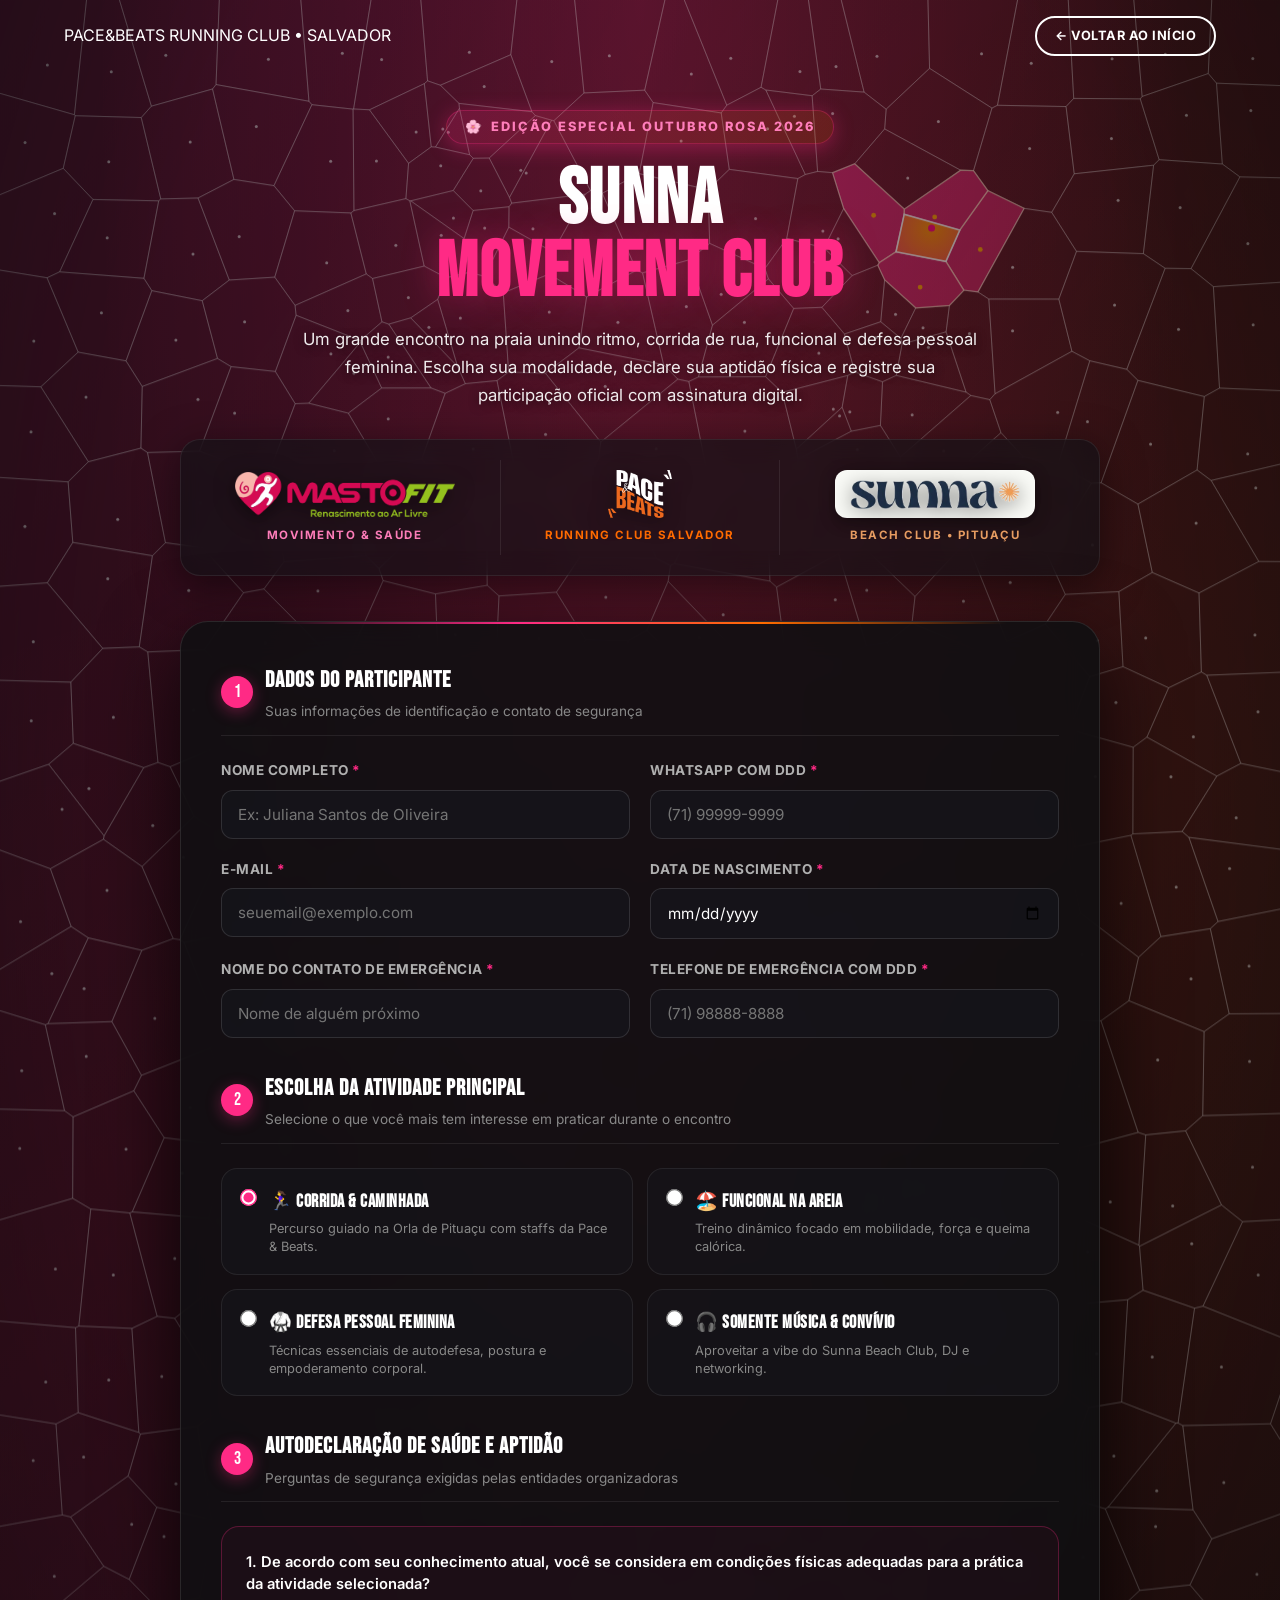
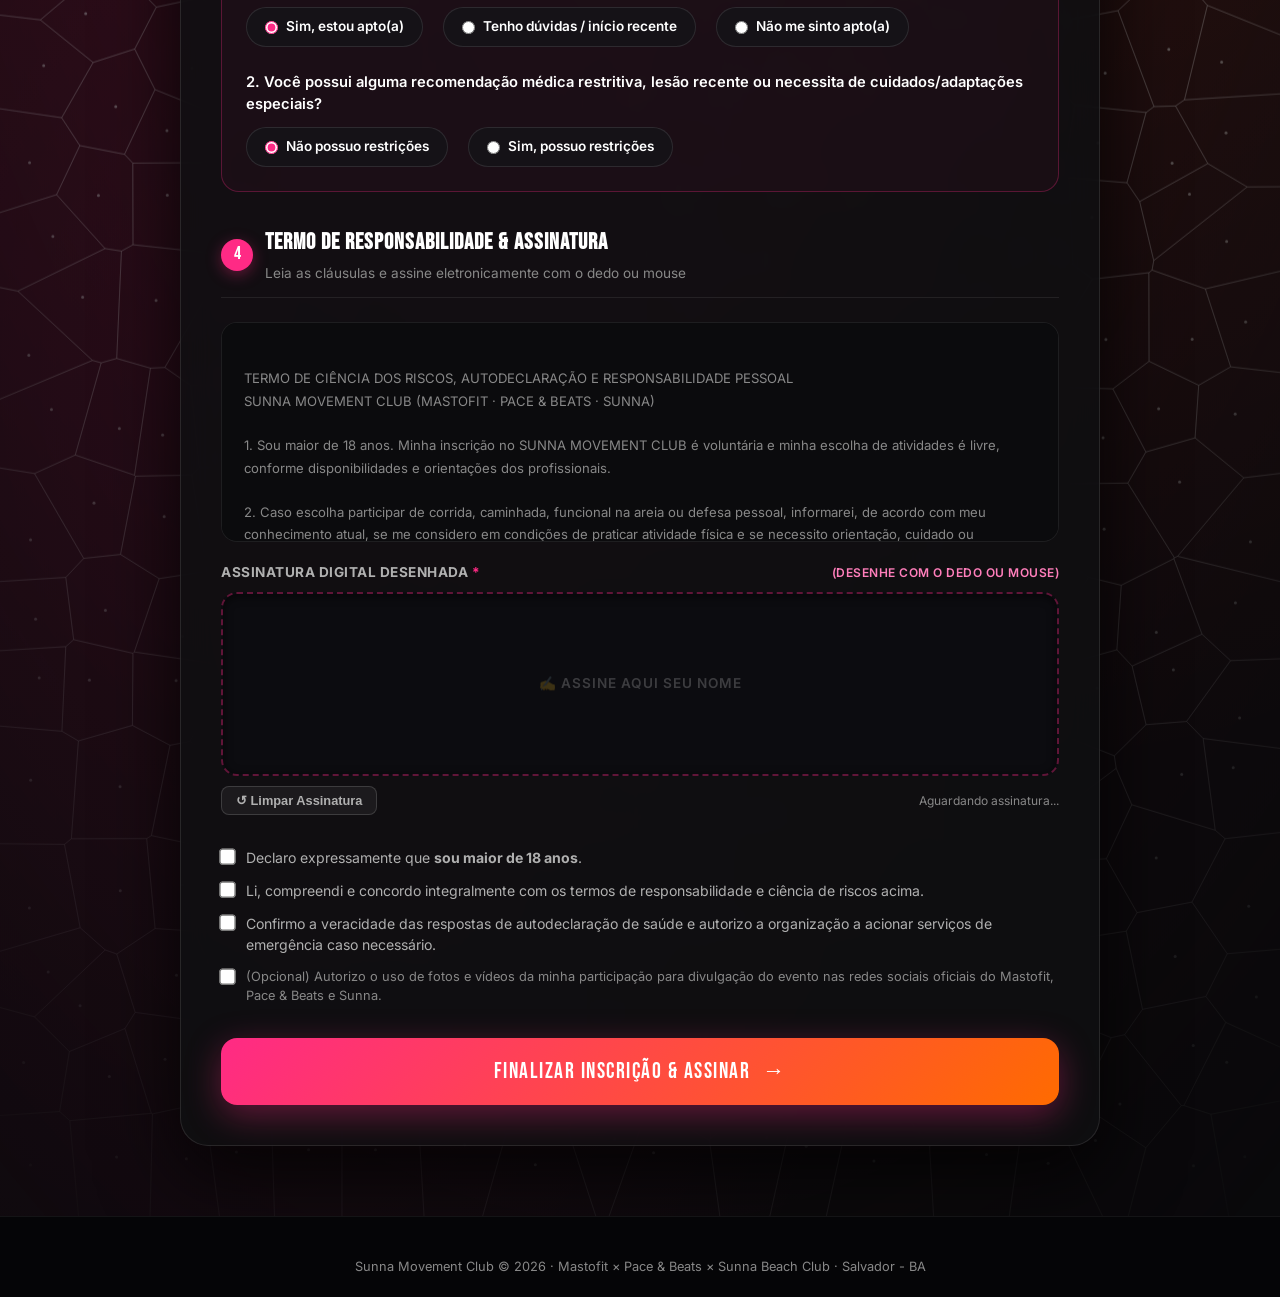
<file: mastofit.html>
<!DOCTYPE html>
<html lang="pt-BR">
<head>
  <meta charset="UTF-8">
  <meta name="viewport" content="width=device-width, initial-scale=1.0">
  <title>Sunna Movement Club · Mastofit × Pace & Beats × Sunna</title>
  <meta name="description" content="Inscrição oficial, escolha de atividades e assinatura do termo de responsabilidade para o Sunna Movement Club em parceria com Mastofit e Pace & Beats.">
  <link rel="icon" href="logo.jpg.jpeg" type="image/jpeg">
  <link rel="stylesheet" href="style.css">
  <link rel="stylesheet" href="mobile.css">
  <link rel="preconnect" href="https://fonts.googleapis.com">
  <link rel="preconnect" href="https://fonts.gstatic.com" crossorigin>
  <link href="https://fonts.googleapis.com/css2?family=Bebas+Neue&family=Inter:wght@300;400;500;600;700;800;900&family=Outfit:wght@300;400;500;600;700;800;900&display=swap" rel="stylesheet">
  <script src="d3-delaunay.min.js"></script>

  <style>
    :root {
      --pink: #ff2a85;
      --pink-glow: rgba(255, 42, 133, 0.35);
      --pink-subtle: rgba(255, 42, 133, 0.12);
      --pink-border: rgba(255, 42, 133, 0.28);
      --gold-accent: #f59e0b;
      --lime-accent: #22c55e;
    }

    body {
      background: #09090b;
      color: var(--white);
      overflow-x: hidden;
    }

    /* Ambient Background Glows */
    .masto-hero {
      position: relative;
      padding-top: 110px;
      padding-bottom: 70px;
      overflow: hidden;
      background: 
        radial-gradient(ellipse at 50% 0%, rgba(255, 42, 133, 0.2) 0%, transparent 60%),
        radial-gradient(ellipse at 85% 30%, rgba(255, 107, 0, 0.1) 0%, transparent 55%),
        radial-gradient(ellipse at 15% 70%, rgba(255, 42, 133, 0.08) 0%, transparent 50%),
        #09090b;
    }

    /* Voronoi Generative Cellular Mesh (Outubro Rosa × Mastologia) */
    .voronoi-mesh-wrap {
      position: absolute;
      inset: 0;
      width: 100%;
      height: 100%;
      overflow: hidden;
      pointer-events: none;
      z-index: 1;
      opacity: 0.52;
      mask-image: radial-gradient(ellipse 95% 85% at 50% 28%, black 45%, rgba(0,0,0,0.3) 80%, transparent 100%);
      -webkit-mask-image: radial-gradient(ellipse 95% 85% at 50% 28%, black 45%, rgba(0,0,0,0.3) 80%, transparent 100%);
    }

    #voronoiCanvas {
      position: absolute;
      top: 0;
      left: 0;
      width: 100%;
      height: 100%;
      display: block;
    }

    .masto-container {
      max-width: 960px;
      margin: 0 auto;
      padding: 0 20px;
      position: relative;
      z-index: 2;
    }

    /* Header Collab Bar */
    .collab-header {
      text-align: center;
      margin-bottom: 36px;
    }

    .outubro-badge {
      display: inline-flex;
      align-items: center;
      gap: 8px;
      background: linear-gradient(135deg, rgba(255, 42, 133, 0.2) 0%, rgba(255, 107, 0, 0.15) 100%);
      border: 1px solid var(--pink-border);
      padding: 6px 18px;
      border-radius: 100px;
      font-size: 0.8rem;
      font-weight: 800;
      letter-spacing: 2px;
      text-transform: uppercase;
      color: #ff7ebb;
      box-shadow: 0 4px 20px var(--pink-glow);
      margin-bottom: 20px;
    }

    .collab-title {
      font-family: var(--font-display);
      font-size: clamp(2.8rem, 7vw, 4.8rem);
      line-height: 0.95;
      letter-spacing: 1.5px;
      text-transform: uppercase;
      margin-bottom: 16px;
    }

    .collab-title span.pink {
      color: var(--pink);
      text-shadow: 0 0 35px var(--pink-glow);
    }

    .collab-subtitle {
      font-size: 1.05rem;
      color: rgba(255, 255, 255, 0.92);
      max-width: 680px;
      margin: 0 auto 30px;
      line-height: 1.65;
      font-weight: 400;
      text-shadow: 0 2px 10px rgba(0, 0, 0, 0.6);
    }

    /* Logos Row */
    .brand-collab-row {
      display: grid;
      grid-template-columns: repeat(3, 1fr);
      gap: 16px;
      background: rgba(18, 18, 22, 0.65);
      border: 1px solid rgba(255, 255, 255, 0.08);
      border-radius: 20px;
      padding: 20px 24px;
      align-items: center;
      backdrop-filter: blur(12px);
      -webkit-backdrop-filter: blur(12px);
      box-shadow: 0 10px 40px rgba(0, 0, 0, 0.5);
      margin-bottom: 45px;
    }

    .brand-collab-item {
      display: flex;
      flex-direction: column;
      align-items: center;
      justify-content: center;
      padding: 10px;
      text-align: center;
    }

    .collab-border-x {
      border-left: 1px solid rgba(255, 255, 255, 0.08);
      border-right: 1px solid rgba(255, 255, 255, 0.08);
    }

    .collab-logo {
      height: 48px;
      max-width: 90%;
      object-fit: contain;
      filter: drop-shadow(0 4px 10px rgba(0,0,0,0.5));
      transition: transform 0.25s ease;
    }

    .collab-logo:hover {
      transform: scale(1.05);
    }

    .masto-logo-img {
      max-height: 48px;
      max-width: 220px;
    }

    .pace-logo-img {
      max-height: 52px;
      max-width: 160px;
    }

    .sunna-badge-wrap {
      background: #fafbf7;
      border-radius: 12px;
      padding: 6px 14px;
      display: inline-flex;
      align-items: center;
      justify-content: center;
      box-shadow: 0 4px 15px rgba(0, 0, 0, 0.35);
      border: 1px solid rgba(255, 255, 255, 0.2);
      transition: transform 0.25s ease;
    }

    .sunna-badge-wrap:hover {
      transform: scale(1.04);
    }

    .sunna-logo-img {
      max-height: 34px;
      max-width: 170px;
      display: block;
    }

    .brand-collab-item .brand-tag {
      font-size: 0.72rem;
      letter-spacing: 1.5px;
      font-weight: 700;
      text-transform: uppercase;
      color: var(--white-dim);
    }

    /* Form Container */
    .masto-form-card {
      background: rgba(15, 15, 18, 0.88);
      border: 1px solid rgba(255, 255, 255, 0.1);
      border-radius: 28px;
      padding: 40px;
      backdrop-filter: blur(16px);
      -webkit-backdrop-filter: blur(16px);
      box-shadow: 0 25px 80px rgba(0, 0, 0, 0.8);
      position: relative;
    }

    .masto-form-card::before {
      content: '';
      position: absolute;
      top: 0;
      left: 10%;
      right: 10%;
      height: 2px;
      background: linear-gradient(90deg, transparent, var(--pink), var(--orange), transparent);
    }

    .section-step {
      display: flex;
      align-items: center;
      gap: 12px;
      margin-bottom: 24px;
      padding-bottom: 12px;
      border-bottom: 1px solid rgba(255, 255, 255, 0.08);
    }

    .step-number {
      width: 32px;
      height: 32px;
      border-radius: 50%;
      background: var(--pink);
      color: var(--white);
      font-family: var(--font-display);
      font-size: 1.1rem;
      display: flex;
      align-items: center;
      justify-content: center;
      box-shadow: 0 4px 15px var(--pink-glow);
    }

    .step-title {
      font-family: var(--font-display);
      font-size: 1.45rem;
      letter-spacing: 1px;
      text-transform: uppercase;
      margin: 0;
    }

    .step-desc {
      font-size: 0.85rem;
      color: var(--white-dim);
      margin-top: 2px;
    }

    .form-grid {
      display: grid;
      grid-template-columns: 1fr 1fr;
      gap: 20px;
      margin-bottom: 32px;
    }

    .form-group {
      display: flex;
      flex-direction: column;
      gap: 8px;
    }

    .form-group.full {
      grid-column: 1 / -1;
    }

    .form-label {
      font-size: 0.85rem;
      font-weight: 700;
      color: var(--white-muted);
      letter-spacing: 0.5px;
      text-transform: uppercase;
    }

    .form-label span.req {
      color: var(--pink);
    }

    .form-input, .form-select {
      background: rgba(22, 22, 28, 0.75);
      border: 1px solid rgba(255, 255, 255, 0.12);
      border-radius: 12px;
      padding: 14px 16px;
      color: var(--white);
      font-family: var(--font-body);
      font-size: 0.95rem;
      transition: all 0.3s ease;
      outline: none;
    }

    .form-input:focus, .form-select:focus {
      border-color: var(--pink);
      box-shadow: 0 0 16px var(--pink-glow);
      background: rgba(26, 26, 34, 0.95);
    }

    /* Activities Selection Grid */
    .activities-grid {
      display: grid;
      grid-template-columns: repeat(2, 1fr);
      gap: 14px;
      margin-bottom: 32px;
    }

    .activity-option {
      position: relative;
      background: rgba(22, 22, 28, 0.6);
      border: 1px solid rgba(255, 255, 255, 0.08);
      border-radius: 16px;
      padding: 18px 20px;
      cursor: pointer;
      transition: all 0.25s ease;
      display: flex;
      align-items: flex-start;
      gap: 14px;
    }

    .activity-option:hover {
      border-color: rgba(255, 42, 133, 0.4);
      background: rgba(255, 42, 133, 0.04);
      transform: translateY(-2px);
    }

    .activity-option input[type="radio"],
    .activity-option input[type="checkbox"] {
      margin-top: 4px;
      accent-color: var(--pink);
      transform: scale(1.3);
      cursor: pointer;
    }

    .activity-option.selected {
      border-color: var(--pink);
      background: rgba(255, 42, 133, 0.08);
      box-shadow: 0 4px 20px var(--pink-glow);
    }

    .act-info h4 {
      font-family: var(--font-display);
      font-size: 1.15rem;
      letter-spacing: 0.5px;
      margin-bottom: 4px;
      color: var(--white);
    }

    .act-info p {
      font-size: 0.8rem;
      color: var(--white-dim);
      margin: 0;
      line-height: 1.4;
    }

    /* Health & Aptitude Box */
    .health-box {
      background: rgba(255, 42, 133, 0.04);
      border: 1px solid var(--pink-border);
      border-radius: 18px;
      padding: 24px;
      margin-bottom: 32px;
    }

    .health-q {
      margin-bottom: 20px;
    }

    .health-q:last-child {
      margin-bottom: 0;
    }

    .health-q p {
      font-size: 0.92rem;
      font-weight: 600;
      color: var(--white);
      margin-bottom: 12px;
      line-height: 1.5;
    }

    .health-radios {
      display: flex;
      gap: 20px;
      flex-wrap: wrap;
    }

    .health-radio-label {
      display: inline-flex;
      align-items: center;
      gap: 8px;
      background: rgba(20, 20, 26, 0.8);
      border: 1px solid rgba(255, 255, 255, 0.1);
      padding: 8px 18px;
      border-radius: 50px;
      font-size: 0.85rem;
      font-weight: 600;
      cursor: pointer;
      transition: all 0.2s ease;
    }

    .health-radio-label:hover {
      border-color: var(--pink);
    }

    .health-radio-label input {
      accent-color: var(--pink);
    }

    /* Term Scroller */
    .terms-card {
      background: #0b0b0d;
      border: 1px solid rgba(255, 255, 255, 0.08);
      border-radius: 16px;
      padding: 22px;
      max-height: 220px;
      overflow-y: auto;
      font-size: 0.82rem;
      line-height: 1.7;
      color: var(--white-dim);
      margin-bottom: 20px;
      white-space: pre-line;
    }

    .terms-card::-webkit-scrollbar {
      width: 6px;
    }
    .terms-card::-webkit-scrollbar-thumb {
      background: var(--pink-border);
      border-radius: 4px;
    }

    /* Canvas de Assinatura */
    .signature-container {
      margin-bottom: 32px;
    }

    .signature-box {
      border: 2px dashed rgba(255, 42, 133, 0.35);
      background: #0c0c10;
      border-radius: 16px;
      position: relative;
      overflow: hidden;
      box-shadow: inset 0 2px 10px rgba(0,0,0,0.6);
    }

    #sigCanvas {
      width: 100%;
      height: 180px;
      touch-action: none;
      cursor: crosshair;
      display: block;
    }

    .sig-placeholder-hint {
      position: absolute;
      top: 50%;
      left: 50%;
      transform: translate(-50%, -50%);
      pointer-events: none;
      font-size: 0.85rem;
      color: rgba(255, 255, 255, 0.2);
      font-weight: 600;
      letter-spacing: 1px;
      text-transform: uppercase;
      transition: opacity 0.3s;
    }

    .sig-actions {
      display: flex;
      justify-content: space-between;
      align-items: center;
      margin-top: 10px;
    }

    .btn-clear-sig {
      background: rgba(255, 255, 255, 0.05);
      border: 1px solid rgba(255, 255, 255, 0.15);
      color: var(--white-muted);
      border-radius: 8px;
      padding: 6px 14px;
      font-size: 0.8rem;
      font-weight: 600;
      cursor: pointer;
      transition: all 0.2s ease;
    }

    .btn-clear-sig:hover {
      background: rgba(255, 42, 133, 0.15);
      border-color: var(--pink);
      color: var(--white);
    }

    /* Checkboxes legais */
    .check-agree-box {
      display: flex;
      flex-direction: column;
      gap: 12px;
      margin-bottom: 32px;
    }

    .agree-item {
      display: flex;
      align-items: flex-start;
      gap: 12px;
      font-size: 0.88rem;
      color: var(--white-muted);
      line-height: 1.5;
      cursor: pointer;
    }

    .agree-item input {
      margin-top: 3px;
      accent-color: var(--pink);
      transform: scale(1.25);
      flex-shrink: 0;
    }

    /* Botão de Envio Principal */
    .btn-submit-masto {
      width: 100%;
      padding: 20px 32px;
      background: linear-gradient(135deg, #ff2a85 0%, #ff6b00 100%);
      border: none;
      border-radius: 16px;
      color: var(--white);
      font-family: var(--font-display);
      font-size: 1.4rem;
      letter-spacing: 1.5px;
      text-transform: uppercase;
      cursor: pointer;
      transition: all 0.3s cubic-bezier(0.2, 0.8, 0.2, 1);
      box-shadow: 0 10px 35px var(--pink-glow);
      display: flex;
      align-items: center;
      justify-content: center;
      gap: 12px;
    }

    .btn-submit-masto:hover {
      transform: translateY(-3px) scale(1.01);
      box-shadow: 0 15px 45px rgba(255, 42, 133, 0.55);
    }

    .btn-submit-masto:disabled {
      opacity: 0.6;
      cursor: not-allowed;
      transform: none;
    }

    /* Modal de Sucesso */
    .success-modal {
      display: none;
      position: fixed;
      inset: 0;
      background: rgba(0, 0, 0, 0.92);
      z-index: 10000;
      align-items: center;
      justify-content: center;
      padding: 20px;
    }

    .success-card {
      background: #111116;
      border: 1px solid var(--pink-border);
      border-radius: 24px;
      max-width: 520px;
      width: 100%;
      padding: 36px 30px;
      text-align: center;
      box-shadow: 0 20px 60px rgba(0,0,0,0.9);
      position: relative;
    }

    .success-badge-icon {
      width: 72px;
      height: 72px;
      border-radius: 50%;
      background: linear-gradient(135deg, var(--pink), var(--orange));
      display: flex;
      align-items: center;
      justify-content: center;
      margin: 0 auto 20px;
      font-size: 2.2rem;
      box-shadow: 0 0 30px var(--pink-glow);
    }

    @media (max-width: 768px) {
      .masto-form-card {
        padding: 24px 18px;
        border-radius: 20px;
      }
      .form-grid {
        grid-template-columns: 1fr;
      }
      .activities-grid {
        grid-template-columns: 1fr;
      }
      .brand-collab-row {
        grid-template-columns: 1fr;
        gap: 16px;
        padding: 22px 18px;
      }
      .collab-border-x {
        border-left: none !important;
        border-right: none !important;
        border-top: 1px solid rgba(255,255,255,0.08);
        border-bottom: 1px solid rgba(255,255,255,0.08);
        padding: 16px 0 !important;
      }
      .collab-logo {
        height: 42px;
      }
      .masto-logo-img {
        max-height: 42px;
        max-width: 210px;
      }
      .pace-logo-img {
        max-height: 46px;
        max-width: 150px;
      }
      .sunna-badge-wrap {
        padding: 5px 12px;
        border-radius: 10px;
      }
      .sunna-logo-img {
        max-height: 28px;
        max-width: 140px;
      }
    }
  </style>
</head>
<body>

  <!-- ═══════════ NAVBAR ═══════════ -->
  <nav class="navbar" id="navbar">
    <div class="container navbar-container">
      <a href="index.html" class="logo" style="text-decoration:none;">
        <span class="logo-pace">PACE<span class="logo-amp">&amp;</span>BEATS</span>
        <span class="logo-sub">RUNNING CLUB • SALVADOR</span>
      </a>

      <div style="display: flex; align-items: center; gap: 16px;">
        <a href="index.html" class="btn btn-outline" style="padding: 8px 18px; font-size: 0.8rem; text-decoration: none;">← Voltar ao Início</a>
      </div>
    </div>
  </nav>

  <!-- ═══════════ HERO PRINCIPAL ═══════════ -->
  <section class="masto-hero" id="mastoHero">
    <!-- Malha Voronoi Generativa & Biológica (Outubro Rosa) -->
    <div class="voronoi-mesh-wrap" aria-hidden="true">
      <canvas id="voronoiCanvas"></canvas>
    </div>

    <div class="masto-container">
      
      <div class="collab-header">
        <div class="outubro-badge">
          <span>🌸</span> EDIÇÃO ESPECIAL OUTUBRO ROSA 2026
        </div>
        <h1 class="collab-title">
          SUNNA <br><span class="pink">MOVEMENT CLUB</span>
        </h1>
        <p class="collab-subtitle">
          Um grande encontro na praia unindo ritmo, corrida de rua, funcional e defesa pessoal feminina. Escolha sua modalidade, declare sua aptidão física e registre sua participação oficial com assinatura digital.
        </p>

        <!-- Marcas Parceiras -->
        <div class="brand-collab-row">
          <!-- Mastofit -->
          <div class="brand-collab-item">
            <img src="logo-mastofit-official.webp" alt="Mastofit Oficial" class="collab-logo masto-logo-img">
            <span class="brand-tag" style="color:#ff7ebb; margin-top:8px;">Movimento &amp; Saúde</span>
          </div>

          <!-- Pace & Beats -->
          <div class="brand-collab-item collab-border-x">
            <img src="logo-pace-beats.webp" alt="Pace &amp; Beats Running Club" class="collab-logo pace-logo-img">
            <span class="brand-tag" style="color:var(--orange); margin-top:8px;">Running Club Salvador</span>
          </div>

          <!-- Sunna -->
          <div class="brand-collab-item">
            <div class="sunna-badge-wrap">
              <img src="logo-sunna-color.webp" alt="Sunna Beach Club" class="collab-logo sunna-logo-img">
            </div>
            <span class="brand-tag" style="color:#e79d62; margin-top:8px;">Beach Club • Pituaçu</span>
          </div>
        </div>
      </div>

      <!-- ═══════════ FORMULÁRIO COMPLETO ═══════════ -->
      <form class="masto-form-card" id="mastoForm" onsubmit="handleFormSubmit(event)">

        <!-- ETAPA 1: DADOS PESSOAIS -->
        <div class="section-step">
          <div class="step-number">1</div>
          <div>
            <h3 class="step-title">Dados do Participante</h3>
            <p class="step-desc">Suas informações de identificação e contato de segurança</p>
          </div>
        </div>

        <div class="form-grid">
          <div class="form-group">
            <label class="form-label">Nome Completo <span class="req">*</span></label>
            <input type="text" id="fullName" class="form-input" placeholder="Ex: Juliana Santos de Oliveira" required minlength="5">
          </div>

          <div class="form-group">
            <label class="form-label">WhatsApp com DDD <span class="req">*</span></label>
            <input type="tel" id="phone" class="form-input" placeholder="(71) 99999-9999" required minlength="10">
          </div>

          <div class="form-group">
            <label class="form-label">E-mail <span class="req">*</span></label>
            <input type="email" id="email" class="form-input" placeholder="seuemail@exemplo.com" required>
          </div>

          <div class="form-group">
            <label class="form-label">Data de Nascimento <span class="req">*</span></label>
            <input type="date" id="birthDate" class="form-input" required>
          </div>

          <div class="form-group">
            <label class="form-label">Nome do Contato de Emergência <span class="req">*</span></label>
            <input type="text" id="emergencyName" class="form-input" placeholder="Nome de alguém próximo" required>
          </div>

          <div class="form-group">
            <label class="form-label">Telefone de Emergência com DDD <span class="req">*</span></label>
            <input type="tel" id="emergencyPhone" class="form-input" placeholder="(71) 98888-8888" required minlength="10">
          </div>
        </div>

        <!-- ETAPA 2: ESCOLHA DA ATIVIDADE -->
        <div class="section-step">
          <div class="step-number">2</div>
          <div>
            <h3 class="step-title">Escolha da Atividade Principal</h3>
            <p class="step-desc">Selecione o que você mais tem interesse em praticar durante o encontro</p>
          </div>
        </div>

        <div class="activities-grid">
          <label class="activity-option" onclick="selectActivity(this)">
            <input type="radio" name="mainActivity" value="Corrida / Caminhada" checked>
            <div class="act-info">
              <h4>🏃‍♀️ Corrida &amp; Caminhada</h4>
              <p>Percurso guiado na Orla de Pituaçu com staffs da Pace &amp; Beats.</p>
            </div>
          </label>

          <label class="activity-option" onclick="selectActivity(this)">
            <input type="radio" name="mainActivity" value="Funcional na Praia">
            <div class="act-info">
              <h4>🏖️ Funcional na Areia</h4>
              <p>Treino dinâmico focado em mobilidade, força e queima calórica.</p>
            </div>
          </label>

          <label class="activity-option" onclick="selectActivity(this)">
            <input type="radio" name="mainActivity" value="Defesa Pessoal">
            <div class="act-info">
              <h4>🥋 Defesa Pessoal Feminina</h4>
              <p>Técnicas essenciais de autodefesa, postura e empoderamento corporal.</p>
            </div>
          </label>

          <label class="activity-option" onclick="selectActivity(this)">
            <input type="radio" name="mainActivity" value="Somente Música e Convívio">
            <div class="act-info">
              <h4>🎧 Somente Música &amp; Convívio</h4>
              <p>Aproveitar a vibe do Sunna Beach Club, DJ e networking.</p>
            </div>
          </label>
        </div>

        <!-- ETAPA 3: AUTODECLARAÇÃO DE APTIDÃO FÍSICA -->
        <div class="section-step">
          <div class="step-number">3</div>
          <div>
            <h3 class="step-title">Autodeclaração de Saúde e Aptidão</h3>
            <p class="step-desc">Perguntas de segurança exigidas pelas entidades organizadoras</p>
          </div>
        </div>

        <div class="health-box">
          <div class="health-q">
            <p>1. De acordo com seu conhecimento atual, você se considera em condições físicas adequadas para a prática da atividade selecionada?</p>
            <div class="health-radios">
              <label class="health-radio-label">
                <input type="radio" name="fitnessFlag" value="sim" checked> Sim, estou apto(a)
              </label>
              <label class="health-radio-label">
                <input type="radio" name="fitnessFlag" value="incerto"> Tenho dúvidas / início recente
              </label>
              <label class="health-radio-label">
                <input type="radio" name="fitnessFlag" value="nao"> Não me sinto apto(a)
              </label>
            </div>
          </div>

          <div class="health-q" style="margin-top: 24px;">
            <p>2. Você possui alguma recomendação médica restritiva, lesão recente ou necessita de cuidados/adaptações especiais?</p>
            <div class="health-radios">
              <label class="health-radio-label">
                <input type="radio" name="healthFlag" value="nao" checked> Não possuo restrições
              </label>
              <label class="health-radio-label">
                <input type="radio" name="healthFlag" value="sim"> Sim, possuo restrições
              </label>
            </div>
          </div>
        </div>

        <!-- ETAPA 4: TERMO JURÍDICO E ASSINATURA -->
        <div class="section-step">
          <div class="step-number">4</div>
          <div>
            <h3 class="step-title">Termo de Responsabilidade &amp; Assinatura</h3>
            <p class="step-desc">Leia as cláusulas e assine eletronicamente com o dedo ou mouse</p>
          </div>
        </div>

        <!-- Caixa de Texto do Termo -->
        <div class="terms-card" id="termsBox">
TERMO DE CIÊNCIA DOS RISCOS, AUTODECLARAÇÃO E RESPONSABILIDADE PESSOAL
SUNNA MOVEMENT CLUB (MASTOFIT · PACE &amp; BEATS · SUNNA)

1. Sou maior de 18 anos. Minha inscrição no SUNNA MOVEMENT CLUB é voluntária e minha escolha de atividades é livre, conforme disponibilidades e orientações dos profissionais.

2. Caso escolha participar de corrida, caminhada, funcional na areia ou defesa pessoal, informarei, de acordo com meu conhecimento atual, se me considero em condições de praticar atividade física e se necessito orientação, cuidado ou adaptação. As respostas não constituem atestado médico nem substituem avaliação profissional quando necessária.

3. Reconheço riscos inerentes às atividades, incluindo fadiga, calor, desidratação, quedas, escorregões, entorses, lesões musculares e contato físico supervisionado durante a aula de defesa pessoal.

4. Comprometo-me a respeitar meus limites, as regras de segurança, os horários, a capacidade das turmas, a sinalização e a orientação da equipe. Não participarei sob efeito de substâncias que comprometam minha segurança e interromperei a atividade diante de mal-estar, dor, tontura, falta de ar anormal ou outro sinal de alerta, buscando assistência.

5. Se tiver restrição conhecida, estiver em dúvida sobre minhas condições ou receber orientação para cuidados adicionais, procurarei a equipe antes de iniciar uma atividade física. O acesso poderá ser condicionado à orientação adicional e poderá ser negado quando não houver condições seguras de participação.

6. Responsabilizo-me por minhas escolhas e condutas pessoais, nos limites da legislação aplicável. Este termo NÃO exclui a responsabilidade legal dos organizadores, instrutores, fornecedores e demais responsáveis por falhas de segurança, informação ou prestação de serviços.

7. Em caso de intercorrência, estou ciente de que a organização poderá acionar os serviços de urgência e avisar o contato de emergência informado, observadas as normas aplicáveis.

8. Compreendo que a inscrição não garante vaga em todas as atividades, que podem ter limites de capacidade, horários e regras específicas, nem substitui o check-in presencial.

9. Declaro que li e compreendi este termo e assino eletronicamente, mediante registro de nome, data, aceite, versão do termo e assinatura desenhada.
        </div>

        <!-- Canvas de Assinatura -->
        <div class="signature-container">
          <label class="form-label" style="display:flex; justify-content:space-between; align-items:center;">
            <span>Assinatura Digital Desenhada <span class="req">*</span></span>
            <span style="font-size:0.75rem; color:#ff7ebb; font-weight:600;">(Desenhe com o dedo ou mouse)</span>
          </label>
          
          <div class="signature-box" style="margin-top: 8px;">
            <canvas id="sigCanvas"></canvas>
            <div class="sig-placeholder-hint" id="sigHint">✍️ Assine aqui seu nome</div>
          </div>

          <div class="sig-actions">
            <button type="button" class="btn-clear-sig" onclick="clearSignature()">↺ Limpar Assinatura</button>
            <span style="font-size:0.75rem; color:var(--white-dim);" id="sigStatus">Aguardando assinatura...</span>
          </div>
        </div>

        <!-- Checkboxes Legais -->
        <div class="check-agree-box">
          <label class="agree-item">
            <input type="checkbox" id="checkAdult" required>
            <span>Declaro expressamente que <strong>sou maior de 18 anos</strong>.</span>
          </label>

          <label class="agree-item">
            <input type="checkbox" id="checkTerm" required>
            <span>Li, compreendi e concordo integralmente com os termos de responsabilidade e ciência de riscos acima.</span>
          </label>

          <label class="agree-item">
            <input type="checkbox" id="checkHealth" required>
            <span>Confirmo a veracidade das respostas de autodeclaração de saúde e autorizo a organização a acionar serviços de emergência caso necessário.</span>
          </label>

          <label class="agree-item">
            <input type="checkbox" id="checkImage">
            <span style="color:var(--white-dim); font-size:0.8rem;">(Opcional) Autorizo o uso de fotos e vídeos da minha participação para divulgação do evento nas redes sociais oficiais do Mastofit, Pace &amp; Beats e Sunna.</span>
          </label>
        </div>

        <!-- Botão de Finalização -->
        <button type="submit" class="btn-submit-masto" id="submitBtn">
          <span>FINALIZAR INSCRIÇÃO &amp; ASSINAR</span>
          <span>→</span>
        </button>

      </form>

    </div>
  </section>

  <!-- ═══════════ MODAL DE SUCESSO ═══════════ -->
  <div class="success-modal" id="successModal">
    <div class="success-card">
      <div class="success-badge-icon">✓</div>
      <h2 style="font-family: var(--font-display); font-size: 2.2rem; letter-spacing: 1px; text-transform: uppercase; margin-bottom: 12px; color: var(--white);">Inscrição Confirmada!</h2>
      <p style="font-size: 0.95rem; color: var(--white-muted); line-height: 1.6; margin-bottom: 24px;" id="successMsg">
        Seu termo foi assinado eletronicamente e registrado com sucesso. Enviamos os detalhes para a coordenação do evento.
      </p>

      <div style="background: rgba(255, 42, 133, 0.08); border: 1px solid var(--pink-border); border-radius: 14px; padding: 18px; margin-bottom: 24px; text-align: left;">
        <p style="font-size: 0.85rem; color: var(--white-dim); margin-bottom: 6px;">Protocolo do Registro:</p>
        <p style="font-family: var(--font-display); font-size: 1.4rem; color: var(--pink); letter-spacing: 1.5px; margin: 0;" id="protocolNum">SMC-2026-OK</p>
      </div>

      <div style="display: flex; flex-direction: column; gap: 12px;">
        <a href="#" id="wppConfirmBtn" target="_blank" class="btn" style="background:#25D366; color:#fff; text-decoration:none; padding:14px; font-weight:700; border-radius:12px; display:inline-flex; align-items:center; justify-content:center; gap:8px;">
          <span>📲 Enviar Comprovante no WhatsApp</span>
        </a>
        <button type="button" class="btn btn-outline" onclick="closeSuccessModal()" style="border-radius: 12px; padding: 12px;">Fechar</button>
      </div>
    </div>
  </div>

  <footer class="footer" style="padding: 40px 0 20px; background: #050507; border-top: 1px solid rgba(255,255,255,0.06); text-align: center;">
    <div class="masto-container">
      <p style="font-size: 0.8rem; color: var(--white-dim); margin: 0;">
        Sunna Movement Club © 2026 · Mastofit × Pace &amp; Beats × Sunna Beach Club · Salvador - BA
      </p>
    </div>
  </footer>

  <!-- ═══════════ SCRIPTS DA ASSINATURA E FORMULÁRIO ═══════════ -->
  <script>
    // Inicialização da Canvas de Assinatura
    const canvas = document.getElementById('sigCanvas');
    const ctx = canvas.getContext('2d');
    const sigHint = document.getElementById('sigHint');
    const sigStatus = document.getElementById('sigStatus');
    let isDrawing = false;
    let hasSigned = false;

    function resizeCanvas() {
      const rect = canvas.getBoundingClientRect();
      const scale = window.devicePixelRatio || 1;
      canvas.width = rect.width * scale;
      canvas.height = rect.height * scale;
      ctx.scale(scale, scale);
      ctx.lineWidth = 2.5;
      ctx.lineCap = 'round';
      ctx.lineJoin = 'round';
      ctx.strokeStyle = '#ff2a85'; // Traço rosa do Mastofit
    }

    window.addEventListener('resize', () => {
      if (!hasSigned) resizeCanvas();
    });

    document.addEventListener('DOMContentLoaded', () => {
      resizeCanvas();
    });

    function getPos(e) {
      const rect = canvas.getBoundingClientRect();
      const clientX = e.touches ? e.touches[0].clientX : e.clientX;
      const clientY = e.touches ? e.touches[0].clientY : e.clientY;
      return {
        x: clientX - rect.left,
        y: clientY - rect.top
      };
    }

    function startDraw(e) {
      isDrawing = true;
      hasSigned = true;
      if (sigHint) sigHint.style.opacity = '0';
      if (sigStatus) sigStatus.innerText = 'Assinando...';
      const pos = getPos(e);
      ctx.beginPath();
      ctx.moveTo(pos.x, pos.y);
    }

    function draw(e) {
      if (!isDrawing) return;
      e.preventDefault();
      const pos = getPos(e);
      ctx.lineTo(pos.x, pos.y);
      ctx.stroke();
    }

    function stopDraw() {
      if (isDrawing) {
        isDrawing = false;
        if (sigStatus) sigStatus.innerText = '✓ Assinatura capturada!';
      }
    }

    canvas.addEventListener('mousedown', startDraw);
    canvas.addEventListener('mousemove', draw);
    window.addEventListener('mouseup', stopDraw);

    canvas.addEventListener('touchstart', startDraw, { passive: false });
    canvas.addEventListener('touchmove', draw, { passive: false });
    window.addEventListener('touchend', stopDraw);

    function clearSignature() {
      const rect = canvas.getBoundingClientRect();
      ctx.clearRect(0, 0, rect.width, rect.height);
      hasSigned = false;
      if (sigHint) sigHint.style.opacity = '1';
      if (sigStatus) sigStatus.innerText = 'Aguardando assinatura...';
    }

    // Seleção visual da atividade
    function selectActivity(labelEl) {
      document.querySelectorAll('.activity-option').forEach(el => el.classList.remove('selected'));
      labelEl.classList.add('selected');
    }

    // Envio do Formulário
    function handleFormSubmit(e) {
      e.preventDefault();

      if (!hasSigned) {
        alert('Por favor, faça sua assinatura digital desenhada antes de enviar.');
        canvas.scrollIntoView({ behavior: 'smooth', block: 'center' });
        return;
      }

      const submitBtn = document.getElementById('submitBtn');
      submitBtn.disabled = true;
      submitBtn.innerHTML = '<span>PROCESSANDO REGISTRO...</span>';

      const fullName = document.getElementById('fullName').value.trim();
      const phone = document.getElementById('phone').value.trim();
      const email = document.getElementById('email').value.trim();
      const emergencyName = document.getElementById('emergencyName').value.trim();
      const emergencyPhone = document.getElementById('emergencyPhone').value.trim();
      
      const mainActivity = document.querySelector('input[name="mainActivity"]:checked')?.value || 'Não informado';
      const fitnessFlag = document.querySelector('input[name="fitnessFlag"]:checked')?.value || 'sim';
      const healthFlag = document.querySelector('input[name="healthFlag"]:checked')?.value || 'nao';

      const sigBase64 = canvas.toDataURL('image/png');
      const protocol = 'SMC-' + Math.random().toString(36).substring(2, 8).toUpperCase() + '-' + Date.now().toString().slice(-4);

      // Objeto de registro pronto para planilha / CRM
      const record = {
        protocolo: protocol,
        dataHora: new Date().toISOString(),
        nome: fullName,
        telefone: phone,
        email: email,
        contatoEmergencia: emergencyName,
        telefoneEmergencia: emergencyPhone,
        atividade: mainActivity,
        aptidao: fitnessFlag,
        restricao: healthFlag,
        versaoTermo: '2026-10-08_v2',
        assinaturaDataUrl: sigBase64
      };

      console.log('Registro realizado com sucesso:', record);

      // 1. Salvar no CRM Central do site (admin.html)
      saveRegistrationToCRM(record);

      // 2. Enviar ao Google Sheets oficial integrado com tag OUTUBRO_ROSA
      sendRegistrationToGoogleSheets(record);

      // Link para confirmação no WhatsApp
      const wppNumber = '5571983988270'; // Oficial Sunna Movement Club / Pace Salvador (71 98398-8270)
      const wppMsg = encodeURIComponent(
        `Olá! Acabei de me inscrever no SUNNA MOVEMENT CLUB (Mastofit × Pace & Beats × Sunna)!\n\n` +
        `📋 *Protocolo:* ${protocol}\n` +
        `👤 *Nome:* ${fullName}\n` +
        `⚡ *Atividade:* ${mainActivity}\n` +
        `✅ *Termo assinado eletronicamente.*`
      );
      const wppUrl = `https://wa.me/${wppNumber}?text=${wppMsg}`;

      document.getElementById('protocolNum').innerText = protocol;
      document.getElementById('wppConfirmBtn').href = wppUrl;

      setTimeout(() => {
        submitBtn.disabled = false;
        submitBtn.innerHTML = '<span>FINALIZAR INSCRIÇÃO &amp; ASSINAR</span><span>→</span>';
        document.getElementById('successModal').style.display = 'flex';
      }, 600);
    }

    // Salvar inscrição no LocalStorage integrado com o CRM (admin.html)
    function saveRegistrationToCRM(record) {
      try {
        const STORAGE_KEY = 'pacebeats_leads';
        const existingLeads = JSON.parse(localStorage.getItem(STORAGE_KEY)) || [];

        const newLead = {
          id: record.protocolo,
          name: record.nome,
          phone: record.telefone,
          email: record.email,
          type: "Outubro Rosa",
          title: `Sunna Movement Club • ${record.atividade}`,
          plan: `Sunna Movement Club • ${record.atividade}`,
          subtotal: 0,
          discount: 0,
          total: "0.00",
          coupon: "OUTUBRO_ROSA",
          size: record.atividade,
          status: "INSCRITO (TERMO ASSINADO)",
          date: new Date().toLocaleDateString('pt-BR'),
          time: new Date().toLocaleTimeString('pt-BR', { hour: '2-digit', minute: '2-digit' }),
          contatoEmergencia: record.contatoEmergencia,
          telefoneEmergencia: record.telefoneEmergencia,
          aptidao: record.aptidao,
          restricao: record.restricao
        };

        existingLeads.unshift(newLead);
        localStorage.setItem(STORAGE_KEY, JSON.stringify(existingLeads));
      } catch (e) {
        console.error("Erro ao registrar lead no CRM local:", e);
      }
    }

    // Disparar lead para a Planilha Central do Google Sheets via Webhook
    function sendRegistrationToGoogleSheets(record) {
      const GOOGLE_SHEET_WEBHOOK_URL = 'https://script.google.com/macros/s/AKfycbxKI2hrblKnmru8Jri4Ehwd0ps-081YBYMyshSvriE2-JZagvDh-tutRkJ09Qqfpu3I/exec';

      const payload = {
        id: record.protocolo,
        nome: record.nome,
        telefone: record.telefone,
        email: record.email,
        tamanho: record.atividade,
        cupom: 'OUTUBRO_ROSA',
        valor_pago: 0.00,
        status: 'INSCRITO (TERMO ASSINADO)',
        data: new Date().toLocaleString('pt-BR')
      };

      try {
        fetch(GOOGLE_SHEET_WEBHOOK_URL, {
          method: 'POST',
          mode: 'no-cors',
          headers: { 'Content-Type': 'application/json' },
          body: JSON.stringify(payload)
        }).catch(err => console.log('Sheets sync erro:', err));
      } catch (e) {
        console.log('Sheets sync erro catch:', e);
      }
    }

    function closeSuccessModal() {
      document.getElementById('successModal').style.display = 'none';
      document.getElementById('mastoForm').reset();
      clearSignature();
    }

    // ═══════════ MALHA VORONOI GENERATIVA (OUTUBRO ROSA × MASTOLOGIA) ═══════════
    (function initVoronoiMesh() {
      const hero = document.getElementById('mastoHero');
      const vCanvas = document.getElementById('voronoiCanvas');
      if (!hero || !vCanvas) return;

      const vCtx = vCanvas.getContext('2d');
      let width = 0;
      let height = 0;
      let dpr = 1;
      let isVisible = true;

      // Pontos com distribuição estratificada proporcional e lobos biológicos Outubro Rosa
      const points = [];

      function setupPoints() {
        points.length = 0;

        // Calibração de densidade para obter células no tamanho exato da referência (21st.dev):
        // No celular: colSize ~ 52px, rowSize ~ 86px -> polígonos bem definidos de ~50-65px (não são blocos gigantes!)
        // No desktop: colSize ~ 72px, rowSize ~ 94px -> polígonos elegantes de ~65-80px
        const isMobile = width < 768;
        const colSize = isMobile ? 52 : 72;
        const rowSize = isMobile ? 86 : 94;

        const cols = Math.max(Math.round(width / colSize), 6);
        const rows = Math.max(Math.round(height / rowSize), 16);

        // 1. Grade estratificada com jitter orgânico
        for (let r = 0; r < rows; r++) {
          for (let c = 0; c < cols; c++) {
            const bx = (c + 0.5 + (Math.random() - 0.5) * 0.7) / cols;
            const by = (r + 0.5 + (Math.random() - 0.5) * 0.7) / rows;
            points.push({
              baseX: Math.max(0.02, Math.min(0.98, bx)),
              baseY: Math.max(0.02, Math.min(0.98, by)),
              ampX: 2.5 + Math.random() * 3.5,
              ampY: 2.5 + Math.random() * 3.5,
              speedX: 0.35 + Math.random() * 0.45,
              speedY: 0.35 + Math.random() * 0.45,
              phase: Math.random() * Math.PI * 2,
              isLobe: false
            });
          }
        }

        // 2. Dois Lobos Anatômicos (Outubro Rosa) na região superior visível do cabeçalho
        const lobeY = Math.min(270 / height, 0.22);
        for (let i = 0; i < 15; i++) {
          const angle = Math.random() * Math.PI * 2;
          const r = Math.pow(Math.random(), 0.75) * (isMobile ? 0.14 : 0.10);
          points.push({
            baseX: 0.35 + Math.cos(angle) * r,
            baseY: lobeY + Math.sin(angle) * (r * 0.75),
            ampX: 3, ampY: 3,
            speedX: 0.4 + Math.random() * 0.3,
            speedY: 0.4 + Math.random() * 0.3,
            phase: Math.random() * Math.PI * 2,
            isLobe: true
          });
        }
        for (let i = 0; i < 15; i++) {
          const angle = Math.random() * Math.PI * 2;
          const r = Math.pow(Math.random(), 0.75) * (isMobile ? 0.14 : 0.10);
          points.push({
            baseX: 0.65 + Math.cos(angle) * r,
            baseY: lobeY + Math.sin(angle) * (r * 0.75),
            ampX: 3, ampY: 3,
            speedX: 0.4 + Math.random() * 0.3,
            speedY: 0.4 + Math.random() * 0.3,
            phase: Math.random() * Math.PI * 2,
            isLobe: true
          });
        }

        // 3. Âncoras perimetrais nas bordas
        const borderAnchors = [
          [-0.05, -0.05], [0.5, -0.05], [1.05, -0.05],
          [1.05, 0.5], [1.05, 1.05], [0.5, 1.05],
          [-0.05, 1.05], [-0.05, 0.5]
        ];
        for (let i = 0; i < borderAnchors.length; i++) {
          points.push({
            baseX: borderAnchors[i][0],
            baseY: borderAnchors[i][1],
            ampX: 0, ampY: 0, speedX: 0, speedY: 0, phase: 0,
            isAnchor: true
          });
        }
      }

      function resize() {
        const rect = hero.getBoundingClientRect();
        width = Math.max(rect.width, 320);
        height = Math.max(rect.height, 400);
        dpr = Math.min(window.devicePixelRatio || 1, 2);

        vCanvas.width = Math.floor(width * dpr);
        vCanvas.height = Math.floor(height * dpr);
        vCanvas.style.width = width + 'px';
        vCanvas.style.height = height + 'px';
        vCtx.setTransform(1, 0, 0, 1, 0, 0);
        vCtx.scale(dpr, dpr);
        setupPoints();
      }

      // Interação via Pointer (Mouse & Touch)
      let pointerX = -9999;
      let pointerY = -9999;
      let isPointerOver = false;
      let lastPointerTime = 0;

      hero.addEventListener('pointermove', (e) => {
        const rect = hero.getBoundingClientRect();
        pointerX = e.clientX - rect.left;
        pointerY = e.clientY - rect.top;
        isPointerOver = true;
        lastPointerTime = performance.now();
      }, { passive: true });

      hero.addEventListener('pointerleave', () => {
        isPointerOver = false;
      });

      // Pausa animação quando a seção não estiver visível na tela
      if ('IntersectionObserver' in window) {
        const observer = new IntersectionObserver((entries) => {
          entries.forEach(entry => {
            isVisible = entry.isIntersecting;
          });
        }, { threshold: 0.05 });
        observer.observe(hero);
      }

      resize();
      window.addEventListener('resize', resize, { passive: true });

      const startTime = performance.now();

      function drawVoronoi(now) {
        if (!isVisible) {
          requestAnimationFrame(drawVoronoi);
          return;
        }

        if (typeof d3 === 'undefined' || !d3.Delaunay) {
          requestAnimationFrame(drawVoronoi);
          return;
        }

        const elapsed = (now - startTime) / 1000;
        vCtx.clearRect(0, 0, width, height);

        // Atualiza coordenadas dos pontos com movimento suave de respiração biológica
        const coords = [];
        for (let i = 0; i < points.length; i++) {
          const p = points[i];
          const px = (p.baseX * width) + (p.ampX ? Math.sin(elapsed * p.speedX + p.phase) * p.ampX : 0);
          const py = (p.baseY * height) + (p.ampY ? Math.cos(elapsed * p.speedY + p.phase) * p.ampY : 0);
          coords.push([px, py]);
        }

        // Delaunay & Voronoi tessellation
        const delaunay = d3.Delaunay.from(coords);
        const voronoi = delaunay.voronoi([-20, -20, width + 20, height + 20]);

        // Determina célula ativa e vizinhas
        let hoveredIndex = -1;
        const neighborSet = new Set();

        const timeSincePointer = now - lastPointerTime;
        if (isPointerOver && timeSincePointer < 3000 && pointerX >= 0 && pointerX <= width && pointerY >= 0 && pointerY <= height) {
          hoveredIndex = delaunay.find(pointerX, pointerY);
        } else {
          // Pulso biológico autônomo suave navegando entre os dois lobos no cabeçalho
          const waveT = elapsed * 0.75;
          const idleX = width * (0.5 + Math.sin(waveT) * 0.24);
          const idleY = Math.min(height * 0.18, 300) + Math.cos(waveT * 1.5) * 60;
          hoveredIndex = delaunay.find(idleX, idleY);
        }

        if (hoveredIndex >= 0) {
          for (const n of voronoi.neighbors(hoveredIndex)) {
            neighborSet.add(n);
          }
        }

        // Gradientes correspondentes ao 21st.dev Visx
        const pinkGrad = vCtx.createLinearGradient(0, 0, width, Math.min(height * 0.5, 900));
        pinkGrad.addColorStop(0, 'rgba(255, 42, 133, 0.34)');
        pinkGrad.addColorStop(0.5, 'rgba(230, 30, 85, 0.28)');
        pinkGrad.addColorStop(1, 'rgba(160, 18, 60, 0.18)');

        const orangeGrad = vCtx.createLinearGradient(0, 0, width, Math.min(height * 0.5, 900));
        orangeGrad.addColorStop(0, 'rgba(255, 115, 0, 0.88)');
        orangeGrad.addColorStop(0.5, 'rgba(255, 42, 133, 0.78)');
        orangeGrad.addColorStop(1, 'rgba(225, 29, 72, 0.65)');

        const activeGrad = vCtx.createRadialGradient(
          hoveredIndex >= 0 ? coords[hoveredIndex][0] : width / 2,
          hoveredIndex >= 0 ? coords[hoveredIndex][1] : 260,
          0,
          hoveredIndex >= 0 ? coords[hoveredIndex][0] : width / 2,
          hoveredIndex >= 0 ? coords[hoveredIndex][1] : 260,
          130
        );
        activeGrad.addColorStop(0, 'rgba(255, 150, 0, 0.98)');
        activeGrad.addColorStop(0.6, 'rgba(255, 42, 133, 0.90)');
        activeGrad.addColorStop(1, 'rgba(190, 18, 60, 0.55)');

        // 1. Renderiza Polígonos Voronoi
        for (let i = 0; i < coords.length; i++) {
          const isHovered = (i === hoveredIndex);
          const isNeighbor = neighborSet.has(i);

          vCtx.beginPath();
          voronoi.renderCell(i, vCtx);

          if (isHovered) {
            vCtx.fillStyle = activeGrad;
            vCtx.fill();
            vCtx.strokeStyle = 'rgba(255, 255, 255, 0.95)';
            vCtx.lineWidth = 1.6;
            vCtx.stroke();
          } else if (isNeighbor) {
            vCtx.fillStyle = orangeGrad;
            vCtx.fill();
            vCtx.strokeStyle = 'rgba(255, 230, 200, 0.70)';
            vCtx.lineWidth = 1.2;
            vCtx.stroke();
          } else {
            vCtx.fillStyle = pinkGrad;
            vCtx.fill();
            vCtx.strokeStyle = 'rgba(255, 255, 255, 0.35)'; // Contornos brancos visíveis e elegantes
            vCtx.lineWidth = 0.9;
            vCtx.stroke();
          }
        }

        // 2. Renderiza Pontos (Nódulos Celulares / Sementes Voronoi)
        for (let i = 0; i < coords.length; i++) {
          if (points[i].isAnchor) continue;
          const [x, y] = coords[i];
          const isHovered = (i === hoveredIndex);
          const isNeighbor = neighborSet.has(i);

          vCtx.beginPath();
          if (isHovered) {
            vCtx.arc(x, y, 3.5, 0, Math.PI * 2);
            vCtx.fillStyle = '#ff007f';
          } else if (isNeighbor) {
            vCtx.arc(x, y, 2.4, 0, Math.PI * 2);
            vCtx.fillStyle = '#ffa500';
          } else {
            vCtx.arc(x, y, 1.5, 0, Math.PI * 2);
            vCtx.fillStyle = 'rgba(255, 255, 255, 0.70)';
          }
          vCtx.fill();
        }

        requestAnimationFrame(drawVoronoi);
      }

      requestAnimationFrame(drawVoronoi);
    })();
  </script>

</body>
</html>
</file>
<file: style.css>
/* ============================================
   PACE & BEATS RUN — Design System
   Paleta: Preto #0a0a0a, Laranja #FF6B00, Branco #FFFFFF
   ============================================ */


/* ── Reset & Base ── */
*, *::before, *::after {
  margin: 0;
  padding: 0;
  box-sizing: border-box;
}

:root {
  --black: #0a0a0a;
  --black-light: #111111;
  --black-card: #161616;
  --black-border: #222222;
  --orange: #FF6B00;
  --orange-light: #FF8C33;
  --orange-dark: #E05F00;
  --orange-glow: rgba(255, 107, 0, 0.25);
  --white: #FFFFFF;
  --white-muted: #B0B0B0;
  --white-dim: #888888;
  --font-display: 'Bebas Neue', 'Impact', sans-serif;
  --font-body: 'Inter', 'Outfit', sans-serif;
  --radius: 12px;
  --radius-lg: 20px;
  --transition: all 0.3s cubic-bezier(0.4, 0, 0.2, 1);
}

html {
  scroll-behavior: smooth;
  font-size: 16px;
}

body {
  font-family: var(--font-body);
  background: var(--black);
  color: var(--white);
  line-height: 1.6;
  overflow-x: hidden;
  -webkit-font-smoothing: antialiased;
}

a {
  text-decoration: none;
  color: inherit;
}

ul, ol {
  list-style: none;
}

img {
  max-width: 100%;
  display: block;
}

/* ── Scrollbar ── */
::-webkit-scrollbar {
  width: 8px;
}
::-webkit-scrollbar-track {
  background: var(--black);
}
::-webkit-scrollbar-thumb {
  background: var(--orange);
  border-radius: 4px;
}

/* ── Utility ── */
.container {
  max-width: 1200px;
  margin: 0 auto;
  padding: 0 24px;
}

.section-tag {
  display: inline-flex;
  align-items: center;
  gap: 8px;
  background: rgba(255, 107, 0, 0.1);
  border: 1px solid rgba(255, 107, 0, 0.3);
  padding: 6px 16px;
  border-radius: 50px;
  font-size: 0.75rem;
  font-weight: 700;
  letter-spacing: 2px;
  text-transform: uppercase;
  color: var(--orange);
  margin-bottom: 16px;
}
.section-tag::before {
  content: '';
  width: 6px;
  height: 6px;
  background: var(--orange);
  border-radius: 50%;
  animation: pulse-dot 2s infinite;
}

@keyframes pulse-dot {
  0%, 100% { opacity: 1; transform: scale(1); }
  50% { opacity: 0.4; transform: scale(0.6); }
}

.section-title {
  font-family: var(--font-display);
  font-size: clamp(2.2rem, 5vw, 3.5rem);
  letter-spacing: 2px;
  line-height: 1.1;
  margin-bottom: 16px;
}

.section-title span {
  color: var(--orange);
}

.section-subtitle {
  color: var(--white-muted);
  font-size: 1rem;
  max-width: 600px;
  line-height: 1.7;
}

/* ── Buttons ── */
.btn {
  display: inline-flex;
  align-items: center;
  gap: 10px;
  padding: 14px 32px;
  border-radius: 50px;
  font-family: var(--font-body);
  font-weight: 700;
  font-size: 0.9rem;
  letter-spacing: 0.5px;
  text-transform: uppercase;
  cursor: pointer;
  border: 2px solid transparent;
  transition: var(--transition);
  position: relative;
  overflow: hidden;
}

.btn::after {
  content: '';
  position: absolute;
  top: 50%;
  left: 50%;
  width: 0;
  height: 0;
  background: rgba(255, 255, 255, 0.15);
  border-radius: 50%;
  transform: translate(-50%, -50%);
  transition: width 0.6s, height 0.6s;
}

.btn:hover::after {
  width: 300px;
  height: 300px;
}

.btn-primary {
  background: var(--orange);
  color: var(--white);
  box-shadow: 0 4px 25px var(--orange-glow);
}
.btn-primary:hover {
  background: var(--orange-light);
  transform: translateY(-2px);
  box-shadow: 0 8px 35px var(--orange-glow);
}

.btn-outline {
  background: transparent;
  color: var(--white);
  border-color: var(--white);
}
.btn-outline:hover {
  background: var(--white);
  color: var(--black);
  transform: translateY(-2px);
}

/* ── Navbar ── */
.navbar {
  position: fixed;
  top: 0;
  left: 0;
  width: 100%;
  z-index: 1000;
  padding: 16px 0;
  transition: var(--transition);
}
.navbar.scrolled {
  background: rgba(10, 10, 10, 0.95);
  backdrop-filter: blur(20px);
  border-bottom: 1px solid var(--black-border);
  padding: 10px 0;
}

.navbar .container {
  display: flex;
  align-items: center;
  justify-content: space-between;
}

.navbar-logo img {
  height: 50px;
  filter: brightness(1.1);
  transition: var(--transition);
}
.navbar-logo:hover img {
  filter: brightness(1.3);
  transform: scale(1.05);
}

.navbar-links {
  display: flex;
  align-items: center;
  gap: 32px;
}

.navbar-links a {
  font-size: 0.85rem;
  font-weight: 600;
  letter-spacing: 1px;
  text-transform: uppercase;
  color: var(--white-muted);
  transition: var(--transition);
  position: relative;
}
.navbar-links a::after {
  content: '';
  position: absolute;
  bottom: -4px;
  left: 0;
  width: 0;
  height: 2px;
  background: var(--orange);
  transition: width 0.3s ease;
}
.navbar-links a:hover {
  color: var(--orange);
}
.navbar-links a:hover::after {
  width: 100%;
}

.navbar-cta .btn {
  padding: 10px 24px;
  font-size: 0.8rem;
}

.hamburger {
  display: none;
  flex-direction: column;
  gap: 5px;
  cursor: pointer;
  z-index: 1001;
}
.hamburger span {
  width: 28px;
  height: 3px;
  background: var(--white);
  border-radius: 2px;
  transition: var(--transition);
}
.hamburger.active span:nth-child(1) {
  transform: rotate(45deg) translate(5px, 6px);
}
.hamburger.active span:nth-child(2) {
  opacity: 0;
}
.hamburger.active span:nth-child(3) {
  transform: rotate(-45deg) translate(5px, -6px);
}

/* ── Hero Section ── */
.hero {
  position: relative;
  min-height: 100vh;
  display: flex;
  align-items: center;
  overflow: hidden;
}

.hero-video-bg {
  position: absolute;
  top: 0;
  left: 0;
  width: 100%;
  height: 100%;
  z-index: 0;
}
.hero-video-bg video {
  width: 100%;
  height: 100%;
  object-fit: cover;
}
.d-desktop {
  display: block !important;
}
.d-mobile {
  display: none !important;
}
.hero-video-bg::after {
  content: '';
  position: absolute;
  top: 0;
  left: 0;
  width: 100%;
  height: 100%;
  background: linear-gradient(
    135deg,
    rgba(10, 10, 10, 0.85) 0%,
    rgba(10, 10, 10, 0.6) 50%,
    rgba(10, 10, 10, 0.4) 100%
  );
  z-index: 1;
}

/* fallback hero background when no video */
.hero-fallback-bg {
  position: absolute;
  top: 0;
  left: 0;
  width: 100%;
  height: 100%;
  background: 
    radial-gradient(ellipse at 70% 30%, rgba(255, 107, 0, 0.15) 0%, transparent 60%),
    radial-gradient(ellipse at 20% 80%, rgba(255, 107, 0, 0.08) 0%, transparent 50%),
    var(--black);
  z-index: -1;
}

.hero-content {
  position: relative;
  z-index: 2;
  max-width: 700px;
  padding-top: 80px;
}

.hero-tag {
  display: inline-flex;
  align-items: center;
  gap: 10px;
  background: rgba(255, 107, 0, 0.12);
  border: 1px solid rgba(255, 107, 0, 0.3);
  padding: 8px 20px;
  border-radius: 50px;
  font-size: 0.8rem;
  font-weight: 700;
  letter-spacing: 2px;
  text-transform: uppercase;
  color: var(--orange);
  margin-bottom: 24px;
  animation: fadeInUp 0.8s ease forwards;
}

.hero-title {
  font-family: var(--font-display);
  font-size: clamp(3rem, 8vw, 6rem);
  line-height: 0.95;
  letter-spacing: 3px;
  margin-bottom: 20px;
  animation: fadeInUp 0.8s ease 0.2s forwards;
  opacity: 0;
}
.hero-title span {
  color: var(--orange);
  text-shadow: 0 0 40px var(--orange-glow);
}

.hero-description {
  font-size: 1.1rem;
  color: var(--white-muted);
  max-width: 500px;
  line-height: 1.8;
  margin-bottom: 32px;
  animation: fadeInUp 0.8s ease 0.4s forwards;
  opacity: 0;
}

.hero-buttons {
  display: flex;
  gap: 20px 24px;
  flex-wrap: wrap;
  animation: fadeInUp 0.8s ease 0.6s forwards;
  opacity: 0;
}

.hero-stats {
  display: flex;
  gap: 48px;
  margin-top: 60px;
  padding-top: 32px;
  border-top: 1px solid var(--black-border);
  animation: fadeInUp 0.8s ease 0.8s forwards;
  opacity: 0;
}

.hero-stat h3 {
  font-family: var(--font-display);
  font-size: 2.5rem;
  color: var(--orange);
  letter-spacing: 1px;
}
.hero-stat p {
  font-size: 0.8rem;
  color: var(--white-dim);
  text-transform: uppercase;
  letter-spacing: 1px;
  font-weight: 600;
}

/* ── Marquee / Ticker ── */
.ticker {
  background: var(--orange);
  padding: 12px 0;
  overflow: hidden;
  position: relative;
}
.ticker-track {
  display: flex;
  gap: 60px;
  animation: ticker 20s linear infinite;
  white-space: nowrap;
}
.ticker-item {
  font-family: var(--font-display);
  font-size: 1.1rem;
  letter-spacing: 3px;
  text-transform: uppercase;
  color: var(--black);
  display: flex;
  align-items: center;
  gap: 20px;
  flex-shrink: 0;
}
.ticker-item::after {
  content: '★';
  font-size: 0.8rem;
}

@keyframes ticker {
  from { transform: translateX(0); }
  to { transform: translateX(-50%); }
}

/* ── Sobre o Evento (About) ── */
.about {
  padding: 100px 0;
}
.about .container {
  display: grid;
  grid-template-columns: 1fr 1fr;
  gap: 60px;
  align-items: center;
}
.about-image {
  position: relative;
  border-radius: var(--radius-lg);
  overflow: hidden;
}
.about-image img,
.about-image video {
  width: 100%;
  height: 500px;
  object-fit: cover;
  border-radius: var(--radius-lg);
  transition: var(--transition);
}
.about-image:hover img,
.about-image:hover video {
  transform: scale(1.03);
}
.about-image::after {
  content: '';
  position: absolute;
  bottom: 0;
  left: 0;
  width: 100%;
  height: 40%;
  background: linear-gradient(transparent, rgba(10, 10, 10, 0.8));
  border-radius: var(--radius-lg);
  pointer-events: none;
  z-index: 1;
}

.about-badge {
  position: absolute;
  bottom: 20px;
  left: 20px;
  background: var(--orange);
  color: var(--white);
  padding: 12px 24px;
  border-radius: var(--radius);
  font-weight: 800;
  font-size: 0.9rem;
  z-index: 2;
  display: flex;
  align-items: center;
  gap: 8px;
}

.about-features {
  display: grid;
  grid-template-columns: 1fr 1fr;
  gap: 16px;
  margin-top: 32px;
}

.about-feature {
  background: var(--black-card);
  border: 1px solid var(--black-border);
  border-radius: var(--radius);
  padding: 20px;
  transition: var(--transition);
}
.about-feature:hover {
  border-color: var(--orange);
  transform: translateY(-4px);
  box-shadow: 0 8px 30px rgba(255, 107, 0, 0.1);
}
.about-feature .icon {
  font-size: 1.8rem;
  margin-bottom: 10px;
}
.about-feature h4 {
  font-weight: 700;
  font-size: 0.95rem;
  margin-bottom: 4px;
}
.about-feature p {
  font-size: 0.8rem;
  color: var(--white-dim);
}

/* ── Percurso (Route Info) ── */
.route {
  padding: 100px 0;
  background: var(--black-light);
}

.route-cards {
  display: grid;
  grid-template-columns: repeat(auto-fit, minmax(280px, 1fr));
  gap: 24px;
  margin-top: 48px;
}

.route-card {
  background: var(--black-card);
  border: 1px solid var(--black-border);
  border-radius: var(--radius-lg);
  padding: 32px;
  text-align: center;
  transition: var(--transition);
  position: relative;
  overflow: hidden;
}
.route-card::before {
  content: '';
  position: absolute;
  top: 0;
  left: 0;
  width: 100%;
  height: 4px;
  background: linear-gradient(90deg, var(--orange), var(--orange-light));
  transform: scaleX(0);
  transition: transform 0.4s ease;
}
.route-card:hover::before {
  transform: scaleX(1);
}
.route-card:hover {
  border-color: var(--orange);
  transform: translateY(-6px);
  box-shadow: 0 12px 40px rgba(255, 107, 0, 0.12);
}

.route-card .icon {
  font-size: 3rem;
  margin-bottom: 16px;
}
.route-card h3 {
  font-family: var(--font-display);
  font-size: 1.8rem;
  letter-spacing: 1px;
  margin-bottom: 8px;
}
.route-card p {
  color: var(--white-muted);
  font-size: 0.9rem;
}
.route-card .distance {
  font-family: var(--font-display);
  font-size: 2.5rem;
  color: var(--orange);
  margin-top: 12px;
  letter-spacing: 2px;
}

/* ── Calendário de Eventos ── */
.calendar-section {
  padding: 100px 0;
}

.calendar-header {
  text-align: center;
  margin-bottom: 40px;
}

/* Filtros */
.calendar-filters {
  display: flex;
  justify-content: center;
  gap: 12px;
  margin-bottom: 40px;
  flex-wrap: wrap;
}

.cal-filter {
  padding: 10px 24px;
  border-radius: 50px;
  border: 1px solid var(--black-border);
  background: var(--black-card);
  color: var(--white-muted);
  font-family: var(--font-body);
  font-size: 0.85rem;
  font-weight: 600;
  cursor: pointer;
  transition: var(--transition);
  letter-spacing: 0.5px;
}
.cal-filter:hover {
  border-color: var(--orange);
  color: var(--orange);
}
.cal-filter.active {
  background: var(--orange);
  border-color: var(--orange);
  color: var(--white);
}

/* Grid de cards */
.calendar-grid {
  display: flex;
  flex-direction: column;
  gap: 16px;
  max-width: 900px;
  margin: 0 auto;
}

/* Card do evento */
.cal-card {
  display: flex;
  align-items: stretch;
  background: var(--black-card);
  border: 1px solid var(--black-border);
  border-radius: var(--radius-lg);
  overflow: hidden;
  transition: all 0.4s ease;
}
.cal-card:hover {
  border-color: rgba(255, 107, 0, 0.4);
  transform: translateY(-3px);
  box-shadow: 0 8px 30px rgba(0, 0, 0, 0.3);
}

/* Card featured (corrida oficial) */
.cal-card.featured {
  border-color: var(--orange);
  background: linear-gradient(135deg, rgba(255, 107, 0, 0.1) 0%, var(--black-card) 60%);
  box-shadow: 0 0 30px rgba(255, 107, 0, 0.12);
}
.cal-card.featured .cal-date {
  background: var(--orange);
}
.cal-card.featured .cal-day {
  font-size: 2.8rem;
}
.cal-card.featured .cal-title {
  color: var(--orange);
  font-family: var(--font-display);
  font-size: 1.4rem;
  letter-spacing: 1px;
}

/* Bloco da data */
.cal-date {
  display: flex;
  flex-direction: column;
  align-items: center;
  justify-content: center;
  min-width: 100px;
  padding: 24px 20px;
  background: var(--black-border);
  text-align: center;
  gap: 2px;
}

.cal-day {
  font-family: var(--font-display);
  font-size: 2.2rem;
  line-height: 1;
  letter-spacing: 1px;
}

.cal-month {
  font-family: var(--font-display);
  font-size: 1rem;
  letter-spacing: 2px;
  color: var(--orange);
}
.cal-card.featured .cal-month {
  color: var(--white);
}

.cal-weekday {
  font-size: 0.7rem;
  font-weight: 600;
  color: var(--white-dim);
  text-transform: uppercase;
  letter-spacing: 1px;
}
.cal-card.featured .cal-weekday {
  color: rgba(255, 255, 255, 0.7);
}

/* Efeito mistério (data não revelada) */
.mystery-date {
  filter: blur(4px);
  opacity: 0.8;
  transition: filter 0.3s;
}
.mystery-date:hover {
  filter: blur(2px);
}

/* Bloco de info do evento */
.cal-info {
  flex: 1;
  padding: 24px 28px;
  display: flex;
  flex-direction: column;
  gap: 8px;
}

.cal-badge {
  display: inline-flex;
  align-items: center;
  padding: 4px 14px;
  border-radius: 50px;
  font-size: 0.7rem;
  font-weight: 700;
  letter-spacing: 1px;
  text-transform: uppercase;
  width: fit-content;
}
.cal-badge.treino {
  background: rgba(34, 197, 94, 0.12);
  color: #22c55e;
  border: 1px solid rgba(34, 197, 94, 0.25);
}
.cal-badge.corrida {
  background: rgba(255, 107, 0, 0.15);
  color: var(--orange);
  border: 1px solid rgba(255, 107, 0, 0.3);
  font-size: 0.75rem;
}
.cal-badge.festa {
  background: rgba(168, 85, 247, 0.12);
  color: #a855f7;
  border: 1px solid rgba(168, 85, 247, 0.25);
}

.cal-title {
  font-weight: 700;
  font-size: 1.05rem;
}

.cal-desc {
  font-size: 0.85rem;
  color: var(--white-dim);
  line-height: 1.6;
}

.cal-meta {
  display: flex;
  flex-wrap: wrap;
  gap: 16px;
  margin-top: 6px;
}
.cal-meta span {
  font-size: 0.78rem;
  color: var(--white-muted);
  font-weight: 500;
}

/* ── Planos de Inscrição ── */
.pricing {
  padding: 100px 0;
  background: var(--black-light);
}

.pricing-header {
  text-align: center;
  margin-bottom: 60px;
}

.pricing-grid {
  display: grid;
  grid-template-columns: repeat(auto-fit, minmax(300px, 1fr));
  gap: 28px;
  max-width: 1000px;
  margin: 0 auto;
}

.pricing-card {
  background: var(--black-card);
  border: 1px solid var(--black-border);
  border-radius: var(--radius-lg);
  padding: 40px 32px;
  position: relative;
  transition: var(--transition);
  display: flex;
  flex-direction: column;
}
.pricing-card:hover {
  transform: translateY(-8px);
  box-shadow: 0 20px 50px rgba(0, 0, 0, 0.4);
}
.pricing-card.featured {
  border-color: var(--orange);
  background: linear-gradient(180deg, rgba(255, 107, 0, 0.08) 0%, var(--black-card) 100%);
}
.pricing-card.featured::before {
  content: '';
  position: absolute;
  top: 0;
  left: 0;
  width: 100%;
  height: 4px;
  background: linear-gradient(90deg, var(--orange), var(--orange-light));
  border-radius: var(--radius-lg) var(--radius-lg) 0 0;
}

.pricing-popular {
  position: absolute;
  top: -12px;
  right: 24px;
  background: var(--orange);
  color: var(--white);
  padding: 6px 18px;
  border-radius: 50px;
  font-size: 0.7rem;
  font-weight: 800;
  letter-spacing: 1px;
  text-transform: uppercase;
}

.pricing-name {
  font-family: var(--font-display);
  font-size: 1.6rem;
  letter-spacing: 2px;
  margin-bottom: 8px;
}

.pricing-desc {
  font-size: 0.85rem;
  color: var(--white-dim);
  margin-bottom: 24px;
}

.pricing-price {
  display: flex;
  align-items: baseline;
  gap: 4px;
  margin-bottom: 32px;
}
.pricing-price .currency {
  font-size: 1.2rem;
  font-weight: 700;
  color: var(--orange);
}
.pricing-price .amount {
  font-family: var(--font-display);
  font-size: 3.5rem;
  color: var(--orange);
  letter-spacing: 2px;
  line-height: 1;
}
.pricing-price .period {
  font-size: 0.85rem;
  color: var(--white-dim);
}

.pricing-features {
  list-style: none;
  margin-bottom: 32px;
  text-align: left;
}
.pricing-features li {
  margin-bottom: 12px;
  color: var(--white-dim);
  font-size: 0.9rem;
  display: flex;
  align-items: center;
  gap: 10px;
}
.pricing-features li::before {
  content: '✓';
  color: var(--orange);
  font-weight: 800;
  font-size: 0.8rem;
  width: 20px;
  height: 20px;
  display: flex;
  align-items: center;
  justify-content: center;
  background: rgba(255, 107, 0, 0.1);
  border-radius: 50%;
  flex-shrink: 0;
}
.pricing-features li.missing {
  text-decoration: line-through;
  opacity: 0.5;
}
.pricing-features li.missing::before {
  content: '✕';
  color: var(--white-dim);
  background: transparent;
}
.pricing-features li.highlight {
  color: var(--white);
  font-weight: 700;
}
.pricing-features li.highlight::before {
  background: var(--orange);
  color: var(--white);
}

.pricing-card .btn {
  width: 100%;
  justify-content: center;
}

/* ── O que está incluso (Kit) ── */
.drops-video {
  width: 100%;
  height: 100%;
  object-fit: cover;
  filter: grayscale(1);
}

@media (max-width: 768px) {
  .drops-video {
    transform: scale(1.35);
    object-position: 32% center;
  }
}

.kit {
  padding: 100px 0;
}
.kit-container {
  display: grid;
  grid-template-columns: 1.2fr 1fr;
  gap: 60px;
  align-items: center;
  max-width: 1050px;
  margin: 0 auto;
  padding: 0 20px;
}

.kit-info-col h2 span {
  color: var(--orange);
}

@media (max-width: 768px) {
  .kit-container {
    grid-template-columns: 1fr;
    gap: 40px;
  }
  .kit-info-col {
    text-align: center;
  }
  .kit-info-col h2 {
    text-align: center !important;
  }
  .kit-poster-col {
    max-width: 340px !important;
  }
}

.kit-grid {
  display: grid;
  grid-template-columns: repeat(auto-fit, minmax(200px, 1fr));
  gap: 24px;
}

.kit-item {
  background: var(--black-card);
  border: 1px solid var(--black-border);
  border-radius: var(--radius-lg);
  padding: 32px 24px;
  text-align: center;
  transition: var(--transition);
}
.kit-item:hover {
  border-color: var(--orange);
  transform: translateY(-6px);
  box-shadow: 0 12px 40px rgba(255, 107, 0, 0.1);
}
.kit-item .icon {
  font-size: 2.8rem;
  margin-bottom: 16px;
}
.kit-item h4 {
  font-weight: 700;
  font-size: 1rem;
  margin-bottom: 6px;
}
.kit-item p {
  font-size: 0.8rem;
  color: var(--white-dim);
}

/* ── Galeria ── */
.gallery {
  padding: 100px 0;
  background: var(--black-light);
}
.gallery-header {
  text-align: center;
  margin-bottom: 48px;
}

.gallery-grid {
  display: grid;
  grid-template-columns: repeat(4, 1fr);
  grid-template-rows: 250px;
  gap: 16px;
}

.gallery-item {
  border-radius: var(--radius);
  overflow: hidden;
  position: relative;
  cursor: pointer;
}
.gallery-item img {
  width: 100%;
  height: 100%;
  object-fit: cover;
  transition: transform 0.5s ease;
}
.gallery-item:hover img {
  transform: scale(1.08);
}
.gallery-item::after {
  content: '';
  position: absolute;
  inset: 0;
  background: linear-gradient(transparent 60%, rgba(10, 10, 10, 0.7));
  opacity: 0;
  transition: opacity 0.3s ease;
}
.gallery-item:hover::after {
  opacity: 1;
}

/* ── FAQ ── */
.faq {
  padding: 100px 0;
}
.faq-header {
  text-align: center;
  margin-bottom: 48px;
}

.faq-list {
  max-width: 750px;
  margin: 0 auto;
}

.faq-item {
  background: var(--black-card);
  border: 1px solid var(--black-border);
  border-radius: var(--radius);
  margin-bottom: 12px;
  overflow: hidden;
  transition: var(--transition);
}
.faq-item:hover {
  border-color: rgba(255, 107, 0, 0.3);
}

.faq-question {
  display: flex;
  justify-content: space-between;
  align-items: center;
  padding: 20px 24px;
  cursor: pointer;
  font-weight: 600;
  font-size: 0.95rem;
  transition: var(--transition);
}
.faq-question:hover {
  color: var(--orange);
}

.faq-icon {
  width: 28px;
  height: 28px;
  background: rgba(255, 107, 0, 0.1);
  border-radius: 50%;
  display: flex;
  align-items: center;
  justify-content: center;
  font-size: 1.2rem;
  color: var(--orange);
  transition: var(--transition);
  flex-shrink: 0;
}

.faq-item.active .faq-icon {
  transform: rotate(45deg);
  background: var(--orange);
  color: var(--white);
}

.faq-answer {
  max-height: 0;
  overflow: hidden;
  transition: max-height 0.4s ease, padding 0.4s ease;
}
.faq-item.active .faq-answer {
  max-height: 200px;
  padding: 0 24px 20px;
}

.faq-answer p {
  font-size: 0.9rem;
  color: var(--white-dim);
  line-height: 1.7;
}

/* ── CTA Final ── */
.cta-final {
  padding: 100px 0;
  background: linear-gradient(135deg, rgba(255, 107, 0, 0.1) 0%, var(--black) 60%);
  text-align: center;
  position: relative;
  overflow: hidden;
}
.cta-final::before {
  content: '';
  position: absolute;
  top: -50%;
  left: -50%;
  width: 200%;
  height: 200%;
  background: radial-gradient(circle at 50% 50%, rgba(255, 107, 0, 0.06) 0%, transparent 50%);
  animation: rotateSlow 30s linear infinite;
}

@keyframes rotateSlow {
  from { transform: rotate(0deg); }
  to { transform: rotate(360deg); }
}

.cta-final .container {
  position: relative;
  z-index: 2;
}

.cta-final .section-title {
  font-size: clamp(2.5rem, 6vw, 4.5rem);
  margin-bottom: 20px;
}
.cta-final .section-subtitle {
  margin: 0 auto 40px;
  text-align: center;
}

.cta-final-buttons {
  display: flex;
  gap: 20px 24px;
  justify-content: center;
  flex-wrap: wrap;
}

/* ── Footer ── */
.footer {
  padding: 60px 0 30px;
  border-top: 1px solid var(--black-border);
}

.footer-grid {
  display: grid;
  grid-template-columns: 2fr 1fr 1fr 1fr;
  gap: 40px;
  margin-bottom: 40px;
}

.footer-brand img {
  height: 48px;
  margin-bottom: 16px;
}
.footer-brand p {
  font-size: 0.85rem;
  color: var(--white-dim);
  max-width: 280px;
  line-height: 1.7;
}

.footer-col h4 {
  font-family: var(--font-display);
  font-size: 1.2rem;
  letter-spacing: 1px;
  margin-bottom: 20px;
  color: var(--orange);
}
.footer-col a {
  display: block;
  font-size: 0.85rem;
  color: var(--white-dim);
  padding: 6px 0;
  transition: var(--transition);
}
.footer-col a:hover {
  color: var(--orange);
  padding-left: 8px;
}

.footer-social {
  display: flex;
  gap: 12px;
  margin-top: 20px;
}
.footer-social a {
  width: 40px;
  height: 40px;
  background: var(--black-card);
  border: 1px solid var(--black-border);
  border-radius: 50%;
  display: flex;
  align-items: center;
  justify-content: center;
  font-size: 1.1rem;
  transition: var(--transition);
}
.footer-social a:hover {
  background: var(--orange);
  border-color: var(--orange);
  transform: translateY(-3px);
  padding-left: 0;
}

.footer-bottom {
  border-top: 1px solid var(--black-border);
  padding-top: 24px;
  display: flex;
  justify-content: space-between;
  align-items: center;
  font-size: 0.8rem;
  color: var(--white-dim);
}

/* ── Animations ── */
@keyframes fadeInUp {
  from {
    opacity: 0;
    transform: translateY(30px);
  }
  to {
    opacity: 1;
    transform: translateY(0);
  }
}

.reveal {
  opacity: 0;
  transform: translateY(40px);
  transition: opacity 0.8s ease, transform 0.8s ease;
}
.reveal.active {
  opacity: 1;
  transform: translateY(0);
}

/* ── Mobile Nav Overlay ── */
.mobile-nav {
  display: none;
  position: fixed;
  top: 0;
  left: 0;
  width: 100%;
  height: 100%;
  background: rgba(10, 10, 10, 0.98);
  z-index: 999;
  flex-direction: column;
  align-items: center;
  justify-content: center;
  gap: 28px;
}
.mobile-nav.active {
  display: flex;
}
.mobile-nav a {
  font-family: var(--font-display);
  font-size: 2rem;
  letter-spacing: 3px;
  transition: var(--transition);
}
.mobile-nav a:hover {
  color: var(--orange);
}

/* ── Counter Animation ── */
.counter-section {
  padding: 60px 0;
  background: var(--orange);
}

.counter-grid {
  display: grid;
  grid-template-columns: repeat(4, 1fr);
  gap: 24px;
  text-align: center;
}

.counter-item h3 {
  font-family: var(--font-display);
  font-size: 3rem;
  color: var(--black);
  letter-spacing: 2px;
}
.counter-item p {
  font-size: 0.85rem;
  font-weight: 600;
  color: rgba(0, 0, 0, 0.7);
  text-transform: uppercase;
  letter-spacing: 1px;
}

/* Media queries removidas e movidas para mobile.css */
/* ── Glow decoration elements ── */
.glow-orb {
  position: absolute;
  border-radius: 50%;
  background: radial-gradient(circle, var(--orange-glow), transparent 70%);
  pointer-events: none;
  z-index: 0;
}

/* ── Experience Modal Layout (Nike NTC Style) ── */
.exp-modal-grid {
  display: grid;
  grid-template-columns: 1.1fr 0.9fr;
  gap: 45px;
  align-items: start;
}
.tab-btn-modal {
  background: transparent;
  color: var(--white-muted);
  border: none;
  font-family: var(--font-body);
  font-weight: 700;
  text-transform: uppercase;
  font-size: 0.8rem;
  cursor: pointer;
  transition: all 0.3s ease;
}
.tab-btn-modal.active {
  background: var(--orange) !important;
  color: var(--white) !important;
  box-shadow: 0 4px 15px var(--orange-glow);
}
@media (max-width: 991px) {
  .exp-modal-grid {
    grid-template-columns: 1fr;
    gap: 30px;
  }
}

/* ── Polaroid Line Carousel (Varal com Pregador) ── */
.polaroid-line-container {
  width: 100%;
  max-width: 520px;
  margin: 0 auto;
}

.pl-root {
  position: relative;
  width: 100%;
  height: 440px;
  overflow: hidden;
  background: radial-gradient(circle at 50% 30%, rgba(255, 107, 0, 0.08) 0%, rgba(10, 10, 10, 0.8) 70%);
  border: 1px solid var(--black-border);
  border-radius: 24px;
  box-shadow: 0 20px 60px rgba(0, 0, 0, 0.7);
  color: var(--white);
  user-select: none;
  -webkit-user-select: none;
  touch-action: pan-y;
  outline: none;
  cursor: grab;
}

.pl-root[data-drag='1'] {
  cursor: grabbing;
}

.pl-root:focus-visible {
  box-shadow: inset 0 0 0 2px var(--orange);
}

.pl-string {
  position: absolute;
  left: 0;
  top: 0;
  width: 100%;
  height: 100%;
  pointer-events: none;
  overflow: visible;
  filter: drop-shadow(0 4px 6px rgba(0, 0, 0, 0.6));
}

.pl-cards-layer {
  position: absolute;
  inset: 0;
  pointer-events: none;
}

.pl-card {
  position: absolute;
  left: 0;
  top: 0;
  width: var(--pl-cw, 230px);
  transform-origin: 50% 0;
  will-change: transform;
  cursor: inherit;
  pointer-events: auto;
}

.pl-print {
  margin-top: 14px;
  background: #181818;
  border: 1px solid rgba(255, 255, 255, 0.12);
  border-radius: 4px;
  padding: 10px 10px 0;
  box-shadow: 0 4px 12px rgba(0, 0, 0, 0.5), 0 24px 40px -12px rgba(0, 0, 0, 0.75);
  transition: transform 0.45s cubic-bezier(0.2, 0.7, 0.2, 1), filter 0.45s ease, border-color 0.3s ease;
}

.pl-card[data-on='0'] .pl-print {
  transform: scale(0.88);
  filter: saturate(0.6) brightness(0.75);
  border-color: rgba(255, 255, 255, 0.05);
}

.pl-card[data-on='1'] .pl-print {
  border-color: rgba(255, 107, 0, 0.45);
  box-shadow: 0 4px 15px rgba(255, 107, 0, 0.15), 0 25px 50px -10px rgba(0, 0, 0, 0.85);
}

.pl-shot {
  position: relative;
  aspect-ratio: 4 / 5;
  overflow: hidden;
  background: #0a0a0a;
  border-radius: 2px;
}

.pl-shot img {
  position: absolute;
  inset: 0;
  width: 100%;
  height: 100%;
  object-fit: cover;
  display: block;
  pointer-events: none;
}

.pl-note {
  height: 40px;
  display: flex;
  align-items: center;
  justify-content: space-between;
  padding: 0 4px;
  font-family: var(--font-body);
  font-size: 0.8rem;
  font-weight: 600;
  color: var(--white-muted);
  letter-spacing: 0.5px;
  white-space: nowrap;
  overflow: hidden;
  text-overflow: ellipsis;
}

.pl-note .pl-note-tag {
  color: var(--orange);
  font-size: 0.7rem;
  letter-spacing: 1px;
  font-weight: 700;
}

.pl-peg {
  position: absolute;
  left: 50%;
  top: 0;
  width: 12px;
  height: 28px;
  margin-left: -6px;
  border-radius: 2px;
  background: linear-gradient(90deg, #d4792c, #ff9e42 45%, #b55d14);
  box-shadow: 0 3px 6px rgba(0, 0, 0, 0.5);
  z-index: 5;
}

.pl-peg::after {
  content: '';
  position: absolute;
  left: 4px;
  top: 9px;
  width: 3px;
  height: 8px;
  background: rgba(30, 15, 5, 0.65);
  border-radius: 1px;
}

.pl-bar {
  position: absolute;
  left: 20px;
  right: 20px;
  bottom: 16px;
  display: flex;
  align-items: center;
  gap: 16px;
  cursor: default;
  z-index: 10;
  background: rgba(12, 12, 12, 0.7);
  backdrop-filter: blur(8px);
  -webkit-backdrop-filter: blur(8px);
  padding: 8px 16px;
  border-radius: 50px;
  border: 1px solid rgba(255, 255, 255, 0.08);
}

.pl-cap {
  flex: 1;
  min-width: 0;
  overflow: hidden;
  display: flex;
  flex-direction: column;
}

.pl-title {
  font-family: var(--font-display);
  font-size: 0.95rem;
  letter-spacing: 1px;
  text-transform: uppercase;
  color: var(--white);
  white-space: nowrap;
  overflow: hidden;
  text-overflow: ellipsis;
}

.pl-sub {
  font-size: 0.75rem;
  color: var(--white-dim);
  white-space: nowrap;
  overflow: hidden;
  text-overflow: ellipsis;
}

.pl-count {
  font-family: monospace;
  font-size: 0.8rem;
  letter-spacing: 0.1em;
  color: var(--white-dim);
}

.pl-count b {
  color: var(--orange);
  font-weight: 700;
}

.pl-btn {
  appearance: none;
  width: 32px;
  height: 32px;
  border-radius: 50%;
  border: 1px solid rgba(255, 255, 255, 0.15);
  background: rgba(255, 255, 255, 0.04);
  color: var(--white);
  display: grid;
  place-items: center;
  cursor: pointer;
  transition: all 0.2s ease;
  flex-shrink: 0;
}

.pl-btn:hover {
  background: var(--orange);
  border-color: var(--orange);
  color: var(--white);
  transform: scale(1.08);
}

.pl-btn:active {
  transform: scale(0.94);
}

@media (max-width: 768px) {
  .polaroid-line-container {
    max-width: 100%;
  }
  .pl-root {
    height: 390px;
  }
  .pl-bar {
    left: 12px;
    right: 12px;
    bottom: 12px;
    padding: 6px 12px;
  }
}
</file>
<file: mobile.css>
/* ── Responsivo (Mobile First Layout Adjustments) ── */

@media (max-width: 1024px) {
  .about .container {
    grid-template-columns: 1fr;
    gap: 40px;
  }
  .footer-grid {
    grid-template-columns: 1fr 1fr;
  }
  .gallery-grid {
    grid-template-columns: repeat(2, 1fr);
    grid-template-rows: auto;
  }
}

@media (max-width: 768px) {
  .d-desktop {
    display: none !important;
  }
  .d-mobile {
    display: block !important;
  }
  .hero-video-bg video {
    width: 100%;
    height: 100%;
    object-fit: cover;
    object-position: center;
    background: #0a0a0a;
  }
  .navbar-links, .navbar-cta {
    display: none;
  }
  .hamburger {
    display: flex;
  }

  .hero-title {
    font-size: clamp(2.5rem, 10vw, 4rem);
  }
  .hero-stats {
    gap: 24px;
    flex-wrap: wrap;
  }

  .cal-card {
    flex-direction: column;
  }
  .cal-date {
    flex-direction: row;
    gap: 12px;
    min-width: auto;
    padding: 14px 20px;
  }
  .cal-day {
    font-size: 1.8rem;
  }
  .cal-meta {
    flex-direction: column;
    gap: 6px;
  }

  .pricing-grid {
    grid-template-columns: 1fr;
    max-width: 400px;
  }

  .counter-grid {
    grid-template-columns: repeat(2, 1fr);
    gap: 32px;
  }

  .footer-grid {
    grid-template-columns: 1fr;
    gap: 32px;
  }
  .footer-bottom {
    flex-direction: column;
    gap: 12px;
    text-align: center;
  }

  .cta-final .section-title {
    font-size: clamp(2rem, 8vw, 3rem);
  }

  .gallery-grid {
    grid-template-columns: 1fr;
    grid-template-rows: auto;
  }

  .kit-grid {
    grid-template-columns: repeat(2, 1fr);
  }

  /* Encolher espaçamentos/paddings gerais no mobile */
  .about,
  .route,
  .calendar-section,
  .pricing,
  .kit,
  .gallery,
  .faq,
  .cta-final {
    padding: 40px 0 !important;
  }
  .counter-section {
    padding: 30px 0 !important;
  }
  .footer {
    padding: 40px 0 20px !important;
  }
}

@media (max-width: 480px) {
  .hero-buttons {
    flex-direction: column;
  }
  .btn {
    width: 100%;
    justify-content: center;
  }
  .about-features {
    grid-template-columns: 1fr;
  }
  .kit-grid {
    grid-template-columns: 1fr;
  }
}
</file>
